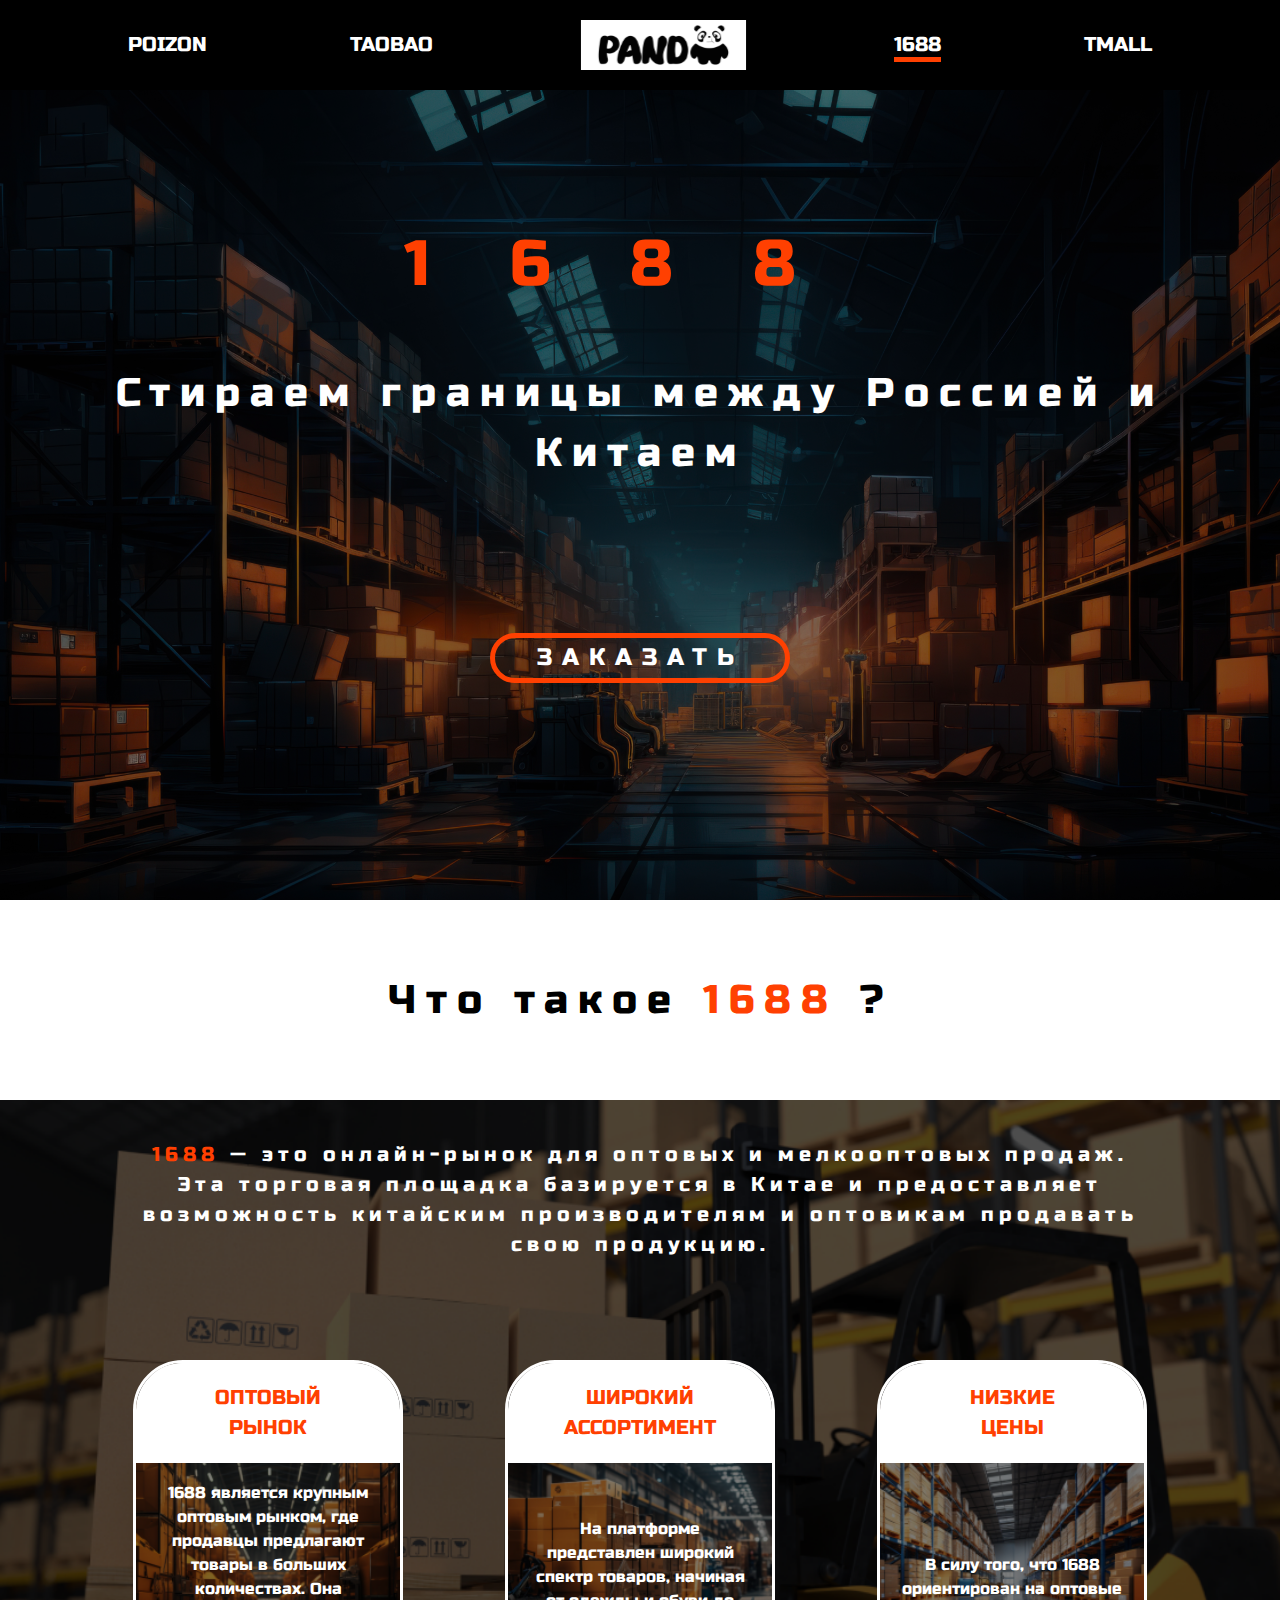
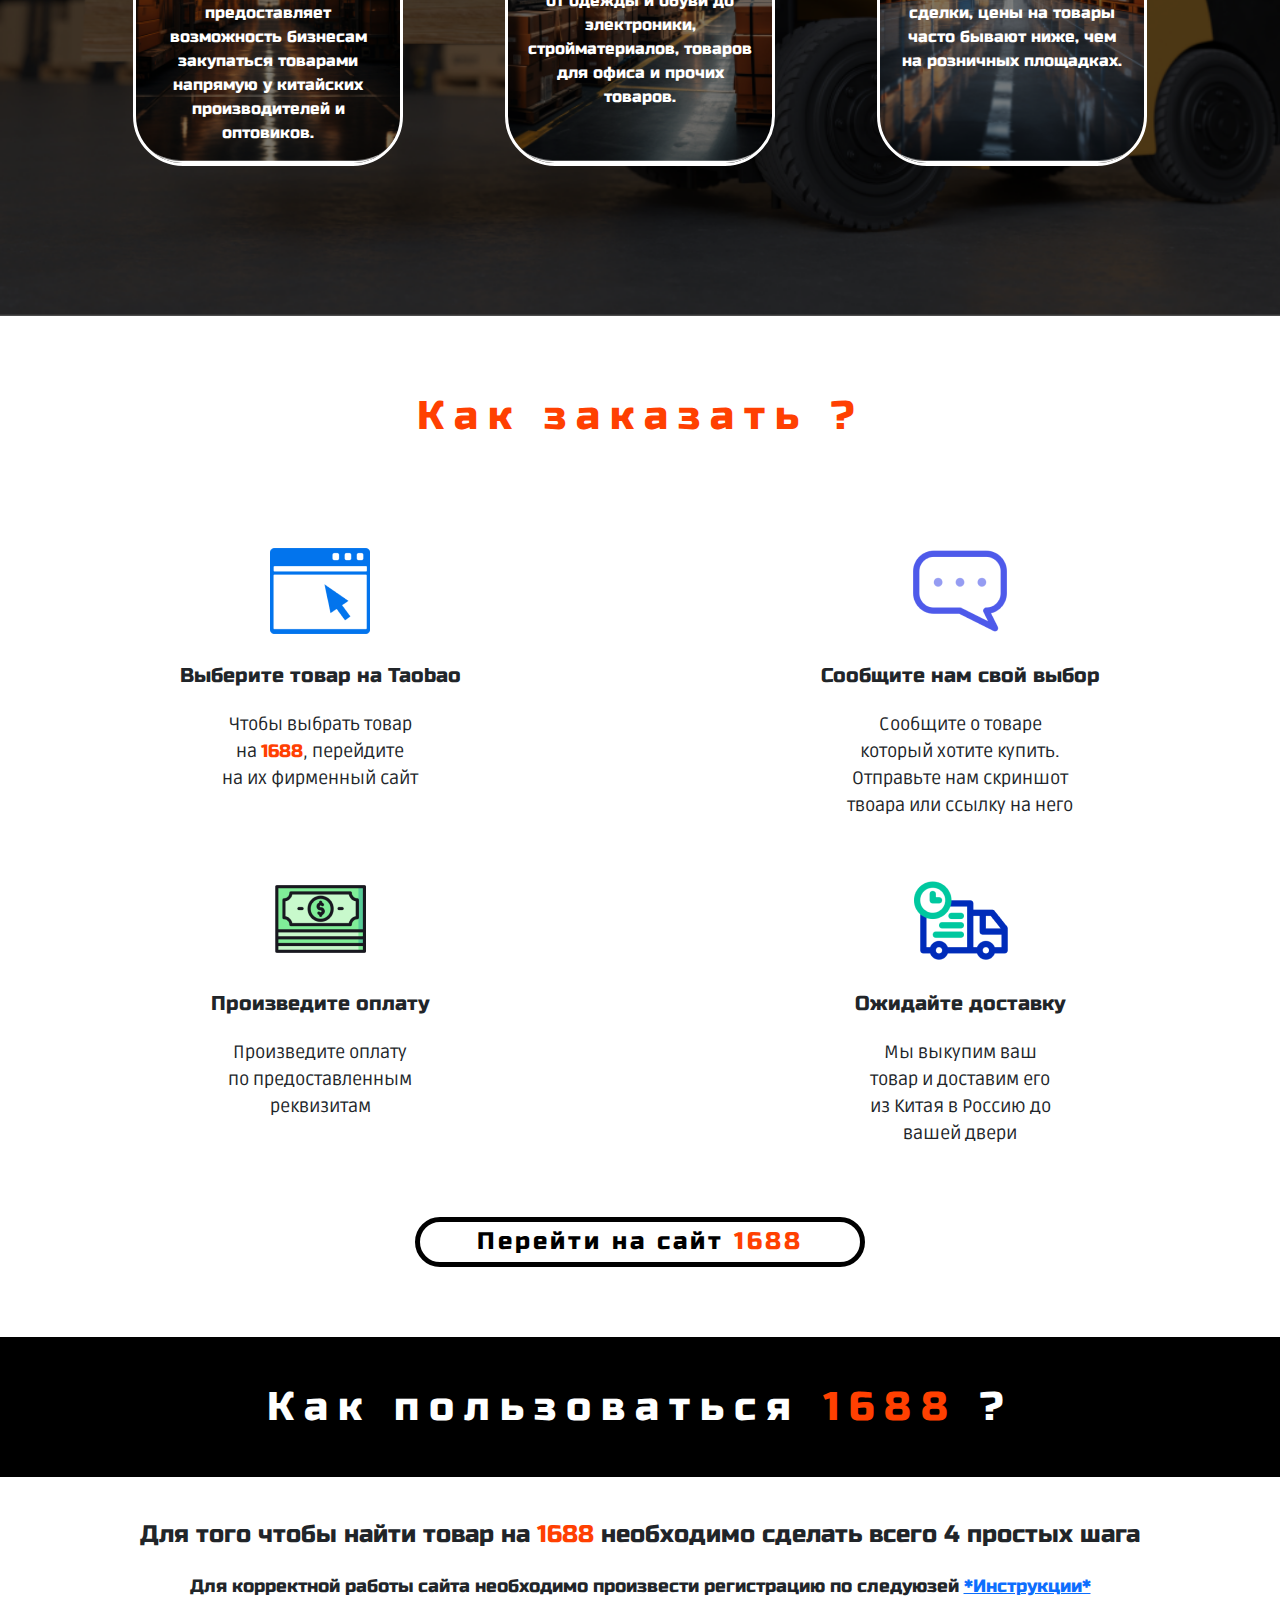
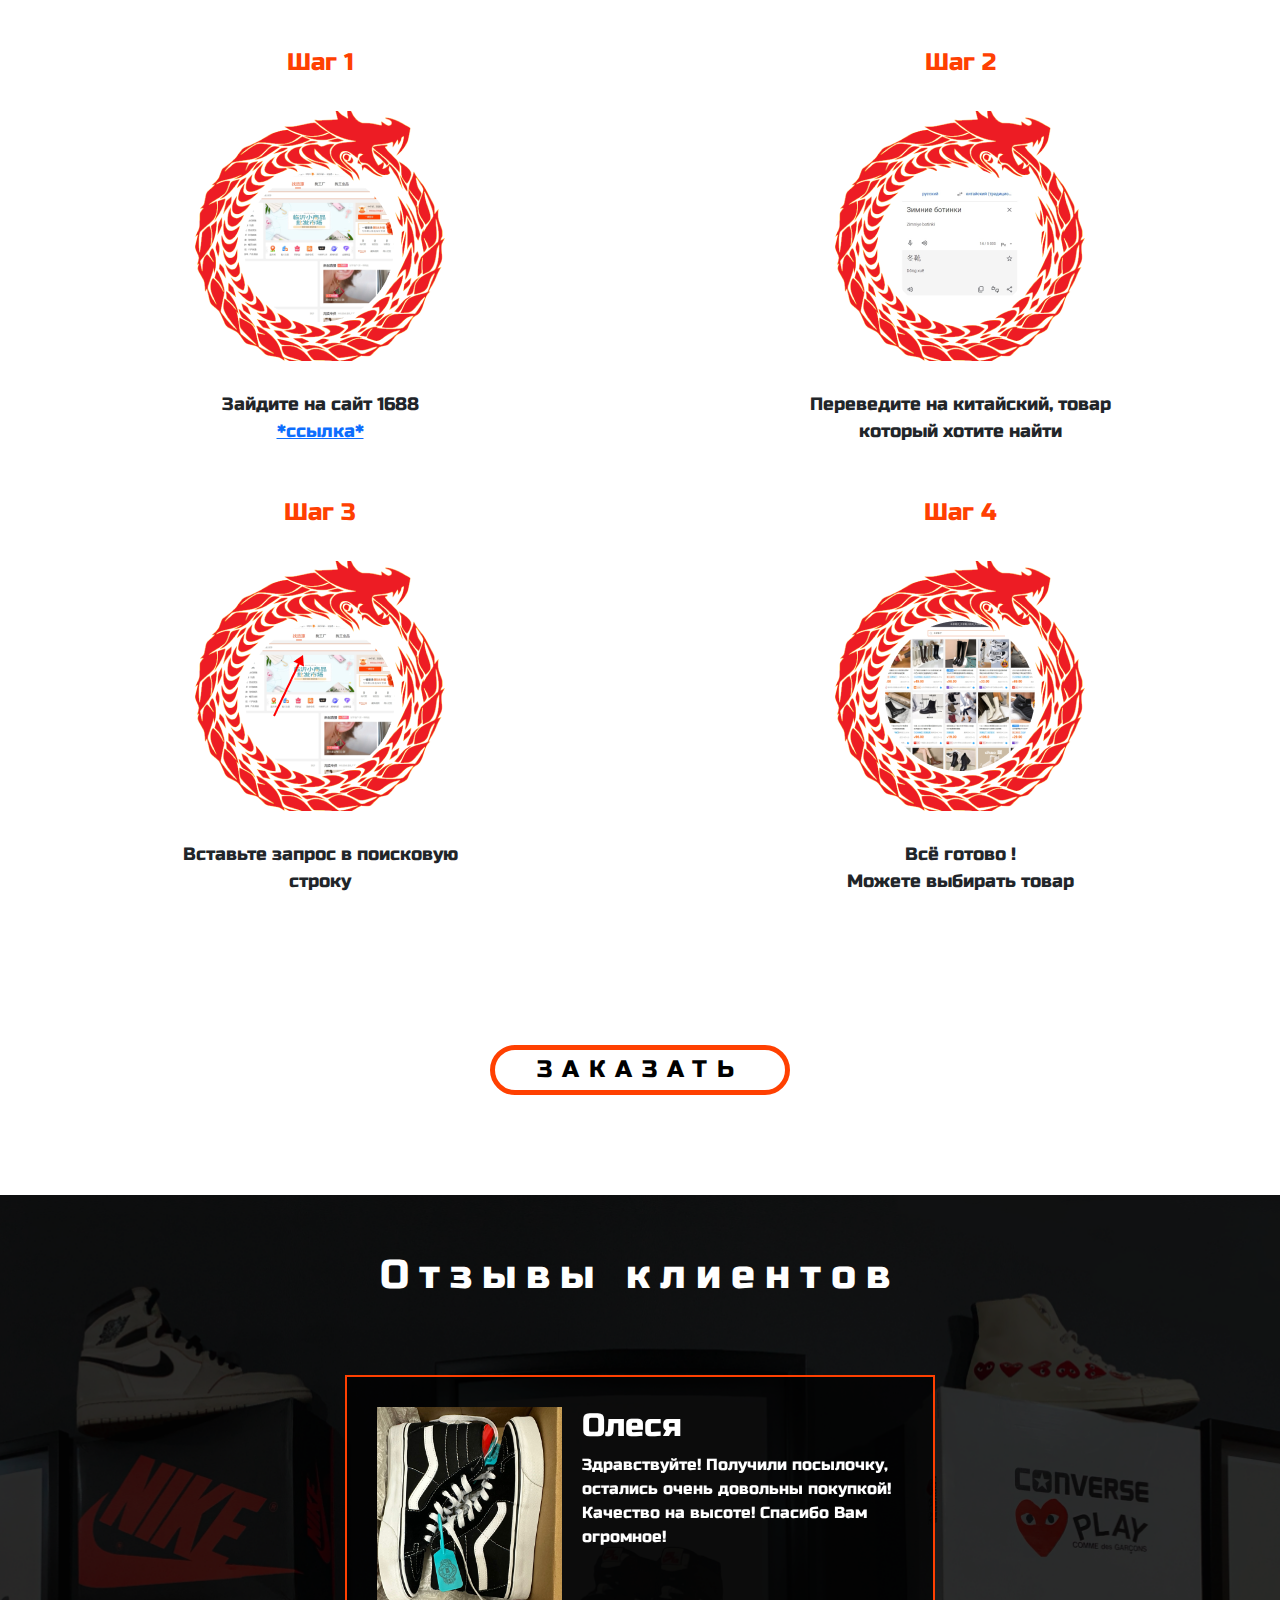
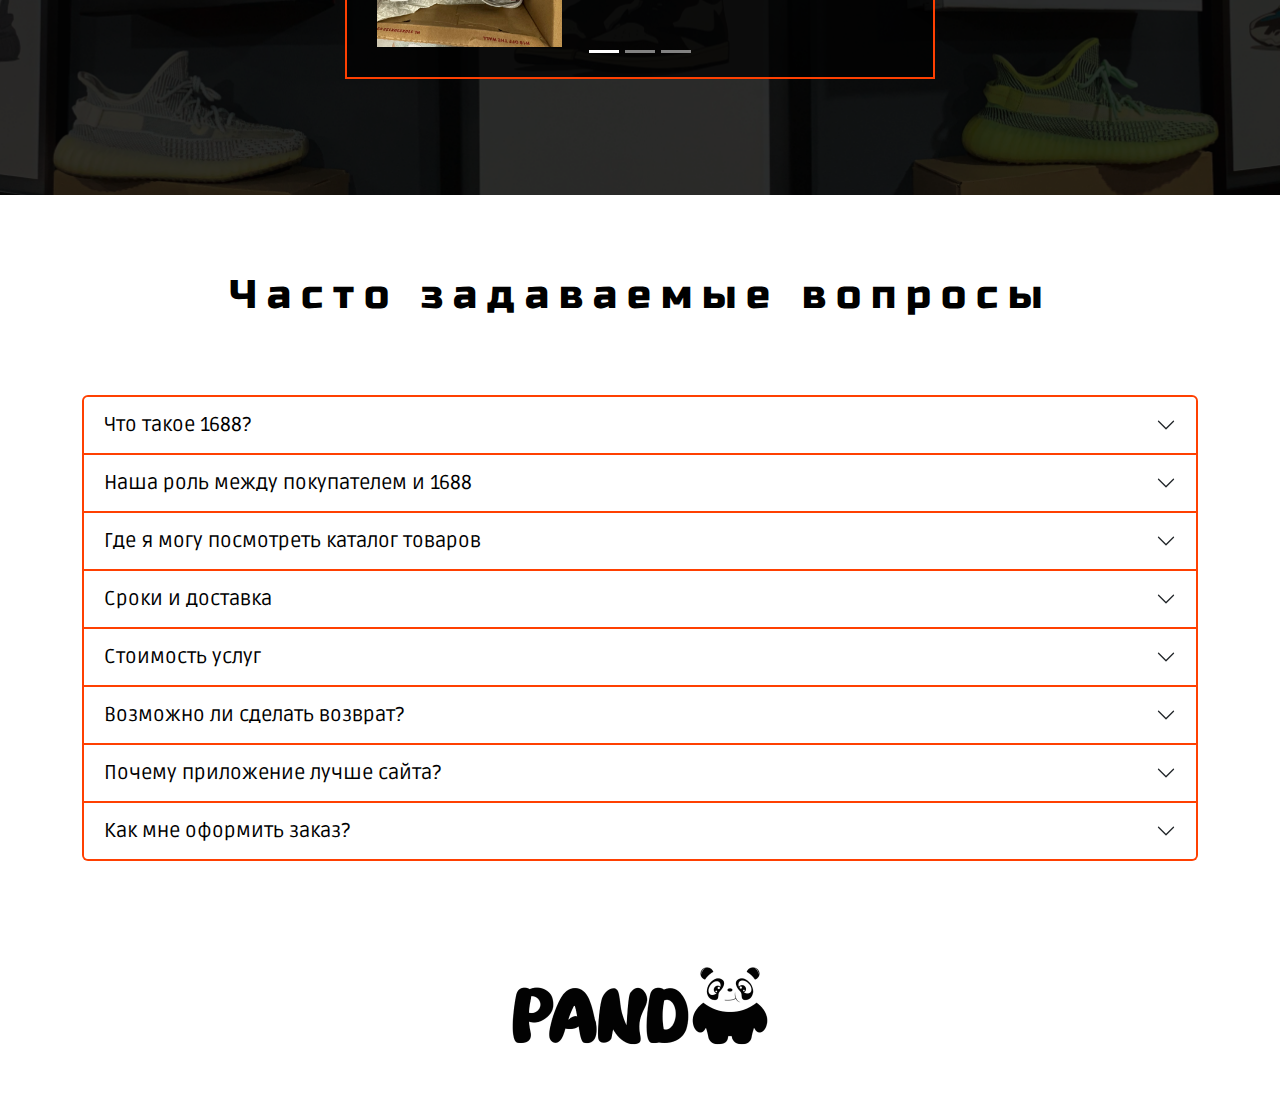
<file: 1688.html>
<!DOCTYPE html>
<html lang="en">
<head>
    <meta charset="UTF-8">
    <meta name="viewport" content="width=device-width, initial-scale=1.0">

    <link rel="preconnect" href="https://fonts.googleapis.com">
    <link rel="preconnect" href="https://fonts.gstatic.com" crossorigin>
    <link href="https://fonts.googleapis.com/css2?family=Ruda&family=Russo+One&display=swap" rel="stylesheet">

    <link rel="stylesheet" href="css/bootstrap.min.css">
    <link rel="stylesheet" href="css/style.css">
    <link rel="stylesheet" href="css/modal.css">

    <link rel="stylesheet" href="css/1688/1688-main.css">
    <link rel="stylesheet" href="css/1688/1688-information.css">
    <link rel="stylesheet" href="css/taobao/taobao-order.css">
    <link rel="stylesheet" href="css/1688/1688-instructions.css">
    <link rel="stylesheet" href="css/1688/1688-reviews.css">
    <link rel="stylesheet" href="css/1688/1688-accordion.css">

    <link rel="stylesheet" href="css/1688/1688-main.css">

    <link rel="stylesheet" href="css/footer.css">
    <link rel="stylesheet" href="css/nav.css">
    <title>PANDA</title>
</head>
<body>
    <div class="taobao-main">
        <div class="taobao-main-content">
            <nav class="navbar navbar-expand-lg nav-phone">
                <div class="container-fluid">
                    <img src="img/logo.svg" alt="Bootstrap" width="175" height="50">
                  <button class="navbar-toggler" type="button" data-bs-toggle="collapse" data-bs-target="#navbarNavAltMarkup" aria-controls="navbarNavAltMarkup" aria-expanded="false" aria-label="Переключатель навигации">
                    <span class="navbar-toggler-icon"></span>
                  </button>
                  <div class="collapse navbar-collapse" id="navbarNavAltMarkup">
                    <div class="navbar-nav">
                      <a class="nav-link" href="index.html">POIZON</a>
                      <a class="nav-link" href="taobao.html">TAOBAO</a>
                      <a class="nav-link" href="#">1688</a>
                      <a class="nav-link" href="tmall.html">TMALL</a>
                    </div>
                  </div>
                </div>
            </nav>

            <nav class="nav-main-container">
                <div class="nav-main">
                    <a class="nav-link-main" href="index.html"><span class="poizon">POIZON</span></a>
                    <a class="nav-link-main" href="taobao.html"><span class="taobao">TAOBAO</span></a>
                    <a href=""><img class="logo-main" src="img/logo.svg" alt="Bootstrap" width="175" height="50"></a>
                    <a class="nav-link-main" href="#"><span class="oneThousandSixHundredSixtyEight active-link-1688">1688</span></a>
                    <a class="nav-link-main" href="tmall.html"><span class="tmall">TMALL</span></a>
                </div>
            </nav>
            
            <!-- Модальное окно -->
            <div class="modal fade" id="exampleModal" tabindex="-1" aria-labelledby="exampleModalLabel" aria-hidden="true">
                <div class="modal-dialog">
                    <div class="modal-content">
                        <div class="modal-header">
                            <h5 class="modal-title" id="exampleModalLabel">ЗАКАЗ</h5>
                            <button type="button" class="btn-close" data-bs-dismiss="modal" aria-label="Закрыть"></button>
                        </div>
                        <div class="modal-body">
                            Для того чтобы оформить заказ, пришлите нам ссылку на товар, скриншот товара и необходимый размер для того, чтобы мы могли рассчитать стоимость. <br><br>
                            Если у вас есть какие-то вопросы, напишите нам в любом мессенджере. Мы с радостью ответим на все ваши вопросы и поможем вам в выборе.
                        </div>
                        <div class="modal-footer">
                            <div class="container-fluid">
                                <div class="row">
                                    <div class="col-3 text-center modalImgLogo">
                                        <a href="https://wa.me/79242622510" target="_blank"><img src="img/poizon/whatsappLogo.png" alt=""></a>
                                    </div>
                                    <div class="col-3 text-center modalImgLogo">
                                        <a href="https://t.me/Raffae11o" target="_blank"><img src="img/poizon/telegramLogo.png" alt=""></a>
                                    </div>
                                    <div class="col-3 text-center modalImgLogo">
                                        <a href="https://ok.ru/profile/566206001737" target="_blank"><img src="img/poizon/okLogo.png" alt=""></a>
                                    </div>
                                    <div class="col-3 text-center modalImgLogo">
                                        <a href="https://vk.com/69ikers" target="_blank"><img src="img/poizon/vkLogo.png" alt=""></a>
                                    </div>
                                </div>
                            </div>
                        </div>
                    </div>
                </div>
            </div>
            <!-- Модальное окно -->

            <div class="mainBg">
                <img src="img/1688/mainBg.png" alt="">
            </div>
            <div class="tmc">
                <div class="name-page">1688</div>
                <div class="tagline">Стираем границы между Россией и Китаем</div>
                <div class="button-order">
                    <button class="" data-bs-toggle="modal" data-bs-target="#exampleModal">ЗАКАЗАТЬ</button>
                </div>
            </div>
        </div>
    </div>

    <div class="container-fluid taobaoInformation">

        <div class="taobaoQuestion">Что такое <span class="color1688">1688</span> ?</div>

        <div class="container-fluid">
            <div class="questionBg">
                <img src="img/1688/1688QuestionBg.png" alt="">
            </div>

            <div class="taobao-answer"><span class="color1688">1688</span> — это онлайн-рынок для оптовых и мелкооптовых продаж. Эта торговая площадка базируется в Китае и предоставляет возможность китайским производителям и оптовикам продавать свою продукцию.
            </div>

            <div class="container cards">
                <div class="row">
                    <div class="card1 col-12 col-lg-4 d-flex align-items-center justify-content-center">
                        <div class="cardQuestion">
                            <div class="cardBg">
                                <img src="img/1688/card1Bg.png" alt="">
                            </div>
    
                            <div class="cardInfo">
                                <div class="cardName text-center color1688">ОПТОВЫЙ<br>РЫНОК</div>
                                <div class="cardText text-center d-flex align-items-center"> 1688 является крупным оптовым рынком, где продавцы предлагают товары в больших количествах. Она предоставляет возможность бизнесам закупаться товарами напрямую у китайских производителей и оптовиков.</div>
                            </div>
                            
                        </div>
                    </div>
    
                    <div class="card2 col-12 col-lg-4 d-flex align-items-center justify-content-center">
                        <div class="cardQuestion">
                            <div class="cardBg">
                                <img src="img/1688/card2Bg.png" alt="">
                            </div>
                            
                            <div class="cardInfo">
                                <div class="cardName text-center color1688">ШИРОКИЙ<br>АССОРТИМЕНТ</div>
                                <div class="cardText text-center d-flex align-items-center"> На платформе представлен широкий спектр товаров, начиная от одежды и обуви до электроники, стройматериалов, товаров для офиса и прочих товаров.</div>
                            </div>
                            
                        </div>
                    </div>
    
                    <div class="col-12 col-lg-4 d-flex align-items-center justify-content-center">
                        <div class="cardQuestion">
                            <div class="cardBg">
                                <img src="img/1688/card3Bg.png" alt="">
                            </div>
                            
                            <div class="cardInfo">
                                <div class="cardName text-center color1688">НИЗКИЕ<br>ЦЕНЫ</div>
                                <div class="cardText text-center d-flex align-items-center">В силу того, что 1688 ориентирован на оптовые сделки, цены на товары часто бывают ниже, чем на розничных площадках.</div>
                            </div>
                            
                        </div>
                    </div>
                </div>
            </div>
        </div>

    </div>

    <div class="container-fluid howToOrder">
        <div class="poizon-question questionHowToOrder color1688">Как заказать ?</div>
        <div class="row steps text-center">
            <div class="col-12 col-md-6 col-xxl-3 step">
                <div class="container text-center">
                    <div class="row">
                        <div class="col-12">
                            <img src="img/taobao/orderPage.png" alt="" class="img-fluid">
                        </div>
                        <div class="col-12 orderTitle">
                            Выберите товар на Taobao
                        </div>
                        <div class="col-12 orderText orderTextXxl">
                            Чтобы выбрать товар<br> на <span class="color1688">1688</span>, перейдите<br> на их фирменный сайт
                        </div>
                        <div class="col-12 orderText orderTextMd">
                            Чтобы выбрать товар<br> на <span class="color1688">1688</span>, перейдите<br> на их фирменный сайт
                        </div>
                    </div>
                </div>
            </div>
            <div class="col-12 col-md-6 col-xxl-3 step">
                <div class="container text-center">
                    <div class="row">
                        <div class="col-12">
                            <img src="img/poizon/orderMessage.png" alt="" class="img-fluid">
                        </div>
                        <div class="col-12 orderTitle">
                            Сообщите нам свой выбор
                        </div>
                        <div class="col-12 orderText orderTextXxl">
                            Сообщите о товаре который хотите купить. Отправьте нам скриншот товара или ссылку на него
                        </div>
                        <div class="col-12 orderText orderTextMd">
                            Сообщите о товаре<br> который хотите купить.<br> Отправьте нам скриншот<br> твоара или ссылку на него
                        </div>
                    </div>
                </div>
            </div>
            <div class="col-12 col-md-6 col-xxl-3 step">
                <div class="container text-center">
                    <div class="row">
                        <div class="col-12">
                            <img src="img/poizon/orderMoney.png" alt="" class="img-fluid">
                        </div>
                        <div class="col-12 orderTitle">
                            Произведите оплату
                        </div>
                        <div class="col-12 orderText orderTextXxl">
                            Произведите оплату по предоставленным реквизитам
                        </div>
                        <div class="col-12 orderText orderTextMd">
                            Произведите оплату<br> по предоставленным<br> реквизитам
                        </div>
                    </div>
                </div>
            </div>
            <div class="col-12 col-md-6 col-xxl-3 step">
                <div class="container text-center">
                    <div class="row">
                        <div class="col-12">
                            <img src="img/poizon/orderDelivery.png" alt="" class="img-fluid">
                        </div>
                        <div class="col-12 orderTitle">
                            Ожидайте доставку
                        </div>
                        <div class="col-12 orderText orderTextXxl">
                            Мы выкупим ваш товар и доставим его из Китая в Россию до вашей двери
                        </div>
                        <div class="col-12 orderText orderTextMd">
                            Мы выкупим ваш<br> товар и доставим его<br> из Китая в Россию до<br> вашей двери
                        </div>
                    </div>
                </div>
            </div>
        </div>
        <div class="button-order-black buttonMarginBox">
            <a href="https://www.1688.com/" target="_blank"><button class="downloadBtn">Перейти на сайт <span class="color1688">1688</span></button></a>
        </div>
    </div>

    <div class="instructions">
        <div class="instructionsHead text-center">Как пользоваться <span class="color1688">1688</span> ?</div>

        <div class="instructionsText1 text-center">Для того чтобы найти товар на <span class="color1688">1688</span> необходимо сделать всего 4 простых шага</div>

        <div class="instructionsText2 text-center">Для корректной работы сайта необходимо произвести регистрацию по следуюзей <span><a href="instructions.html">*Инструкции*</a></span></div>

        <div class="row steps">
            <div class="col-12 col-md-6 col-xxl-3 stepMargin">
                <div class="stepNumber text-center"><span class="color1688">Шаг 1</span></div>
                <div class="text-center">
                    <img src="./img/1688/stepOne.png" alt="">
                </div>
                <div class="stepText text-center">
                    Зайдите на сайт 1688<br><a href="https://www.1688.com/" target="_blank">*ссылка*</a>
                </div>
            </div>
            <div class="col-12 col-md-6 col-xxl-3 stepMargin">
                <div class="stepNumber text-center"><span class="color1688">Шаг 2</span></div>
                <div class="text-center">
                    <img src="./img/1688/stepTwo.png" alt="">
                </div>
                <div class="stepText text-center">
                    Переведите на китайский, товар<br>который хотите найти
                </div>
            </div>
            <div class="col-12 col-md-6 col-xxl-3 stepMargin">
                <div class="stepNumber text-center"><span class="color1688">Шаг 3</span></div>
                <div class="text-center">
                    <img src="./img/1688/stepThree.png" alt="">
                </div>
                <div class="stepText text-center">
                    Вставьте запрос в поисковую<br>строку
                </div>
            </div>
            <div class="col-12 col-md-6 col-xxl-3 stepMargin">
                <div class="stepNumber text-center"><span class="color1688">Шаг 4</span></div>
                <div class="text-center">
                    <img src="./img/1688/stepFour.png" alt="">
                </div>
                <div class="stepText text-center">
                    Всё готово !<br>Можете выбирать товар
                </div>
            </div>
        </div>

        <div class="buttonOrder">
            <button class="" data-bs-toggle="modal" data-bs-target="#exampleModal"><span style="color:black;">ЗАКАЗАТЬ</span></button>
        </div>
    </div>

    <div class="container-fluid reviews">
        <div class="reviewsContainer">
            <div class="reviewsBg">
                <img src="img/poizon/reviewsBg.png" alt="">
            </div>
            <div class="row reviewsHead">
                <div class="col-12">
                    <div class="text-center">Отзывы клиентов</div>
                </div>
            </div>
            <div id="carouselExampleSlidesOnly" class="carousel slide poizonReviewCarousel" data-bs-ride="carousel">
                <div class="carousel-indicators">
                    <button type="button" data-bs-target="#carouselExampleSlidesOnly" data-bs-slide-to="0" class="active" aria-current="true" aria-label="Slide 1"></button>
                    <button type="button" data-bs-target="#carouselExampleSlidesOnly" data-bs-slide-to="1" aria-label="Slide 2"></button>
                    <button type="button" data-bs-target="#carouselExampleSlidesOnly" data-bs-slide-to="2" aria-label="Slide 3"></button>
                </div>
                <div class="carousel-inner poizonInner">
                    <div class="carousel-item pozionRC">
                        <div class="reviewContent">
                            <div class="reviewImg">
                                <img src="img/poizon/review3.jpg" alt="">
                            </div>
                            <div class="reviewText">
                                <h2>Kristina</h2>
                                <p>Здравствуйте! Спасибо большое за наш заказ! Кроссовки очень понравились ребенку. Удобные, легкие и очень классно смотрятся на ноге! Очень надежно упаковано. Были приятно удивлены скорости доставки!</p>
                            </div>
                        </div>
                    </div>
                    <div class="carousel-item pozionRC active">
                        <div class="reviewContent">
                            <div class="reviewImg">
                                <img src="img/poizon/review1.jpg" alt="">
                            </div>
                            <div class="reviewText">
                                <h2>Олеся</h2>
                                <p>Здравствуйте! Получили посылочку, остались очень довольны покупкой! Качество на высоте! Спасибо Вам огромное!</p>
                            </div>
                        </div>
                    </div>
                    <div class="carousel-item pozionRC">
                        <div class="reviewContent">
                            <div class="reviewImg">
                                <img src="img/poizon/review2.jpg" alt="">
                            </div>
                            <div class="reviewText">
                                <h2>Kristina</h2>
                                <p>Добрый день, получили свои заказы, спасибо вам огромное за скорость, всё подошло, чему очень рада!</p>
                            </div>
                        </div>
                    </div>
                </div>
            </div>
        </div>
    </div>

    <div class="container-fluid poizonAccordion">
        <div class="text-center questionAcc">Часто задаваемые вопросы</div>

        <div class="container">
            <div class="accordion" id="accordionExample">
                <div class="accordion-item">
                  <h2 class="accordion-header">
                    <button class="accordion-button collapsed" type="button" data-bs-toggle="collapse" data-bs-target="#collapseOne" aria-expanded="true" aria-controls="collapseOne">
                        Что такое 1688?
                    </button>
                  </h2>
                  <div id="collapseOne" class="accordion-collapse collapse" data-bs-parent="#accordionExample">
                    <div class="accordion-body">
                        1688 - это китайский интернет-рынок, на котором предприятия могут продавать оптовые товары. Площадка 1688 принадлежит компании Alibaba Group и предназначена для внутреннего китайского рынка. Здесь производители, посредники и оптовики могут покупать и продавать товары оптом.
                    </div>
                  </div>
                </div>
                <div class="accordion-item">
                  <h2 class="accordion-header">
                    <button class="accordion-button collapsed" type="button" data-bs-toggle="collapse" data-bs-target="#collapseTwo" aria-expanded="false" aria-controls="collapseTwo">
                        Наша роль между покупателем и 1688
                    </button>
                  </h2>
                  <div id="collapseTwo" class="accordion-collapse collapse" data-bs-parent="#accordionExample">
                    <div class="accordion-body">
                        Маркетплейс не принимает распространенные методы оплаты для жителей России и не осуществляет доставку в страну. Мы действуем в качестве промежуточного звена: у нас имеется собственный склад в Китае, куда мы заказываем товары. После этого мы доставляем товары из Китая в Россию.
                    </div>
                  </div>
                </div>
                <div class="accordion-item">
                    <h2 class="accordion-header">
                      <button class="accordion-button collapsed" type="button" data-bs-toggle="collapse" data-bs-target="#collapseThree" aria-expanded="false" aria-controls="collapseThree">
                        Где я могу посмотреть каталог товаров
                      </button>
                    </h2>
                    <div id="collapseThree" class="accordion-collapse collapse" data-bs-parent="#accordionExample">
                      <div class="accordion-body">                  
                        Вы можете просматривать и выбирать товары в приложении или на <a href="https://world.taobao.com/" target="_blank">сайте</a> Taobao. Для этого необходимо скачать и установить приложение либо зайти на сайт. В приложении и на сайте вы найдете все, что захотите.
                      </div>
                    </div>
                </div>
                <div class="accordion-item">
                    <h2 class="accordion-header">
                      <button class="accordion-button collapsed" type="button" data-bs-toggle="collapse" data-bs-target="#collapseFour" aria-expanded="false" aria-controls="collapseFour">
                        Сроки и доставка
                      </button>
                    </h2>
                    <div id="collapseFour" class="accordion-collapse collapse" data-bs-parent="#accordionExample">
                      <div class="accordion-body">
                        Доставка занимает от 14 до 21 дней.
                      </div>
                    </div>
                </div>
                <div class="accordion-item">
                    <h2 class="accordion-header">
                      <button class="accordion-button collapsed" type="button" data-bs-toggle="collapse" data-bs-target="#collapseFive" aria-expanded="false" aria-controls="collapseFive">
                        Стоимость услуг
                      </button>
                    </h2>
                    <div id="collapseFive" class="accordion-collapse collapse" data-bs-parent="#accordionExample">
                      <div class="accordion-body">
                        <strong>Это тело аккордеона второго элемента.</strong> По умолчанию он скрыт, пока плагин свертывания не добавит соответствующие классы, которые мы используем для стилизации каждого элемента. Эти классы управляют общим внешним видом, а также отображением и скрытием с помощью переходов CSS. Вы можете изменить все это с помощью собственного CSS или переопределить наши переменные по умолчанию. Также стоит отметить, что практически любой HTML может быть помещен в <code>.accordion-body</code>, хотя переход ограничивает переполнение.
                      </div>
                    </div>
                </div>
                <div class="accordion-item">
                    <h2 class="accordion-header">
                      <button class="accordion-button collapsed" type="button" data-bs-toggle="collapse" data-bs-target="#collapseSix" aria-expanded="false" aria-controls="collapseSix">
                        Возможно ли сделать возврат?
                      </button>
                    </h2>
                    <div id="collapseSix" class="accordion-collapse collapse" data-bs-parent="#accordionExample">
                      <div class="accordion-body">
                        К сожалению, у нас нет возможности принимать возвраты. Условия возврата на TAOBAO ограничены всего 5 днями. Соответственно, когда товар приходит в Россию 5 дней уже истекают.
                      </div>
                    </div>
                </div>
                <div class="accordion-item">
                    <h2 class="accordion-header">
                      <button class="accordion-button collapsed" type="button" data-bs-toggle="collapse" data-bs-target="#collapseSeven" aria-expanded="false" aria-controls="collapseSeven">
                        Почему приложение лучше сайта?
                      </button>
                    </h2>
                    <div id="collapseSeven" class="accordion-collapse collapse" data-bs-parent="#accordionExample">
                      <div class="accordion-body">
                        Вы можете просматривать и выбирать товары в приложении POIZON. Для этого необходимо скачать и установить приложение, а затем пройти процесс верификации. В приложении вы найдете все популярные новинки и коллекции в области люксовых товаров, которые будут доступны для покупки по более привлекательным ценам, чем в местных магазинах.
                      </div>
                    </div>
                </div>
                <div class="accordion-item">
                    <h2 class="accordion-header">
                      <button class="accordion-button collapsed" type="button" data-bs-toggle="collapse" data-bs-target="#collapseEight" aria-expanded="false" aria-controls="collapseEight">
                        Как мне оформить заказ?
                      </button>
                    </h2>
                    <div id="collapseEight" class="accordion-collapse collapse" data-bs-parent="#accordionExample">
                      <div class="accordion-body">
                        Для того чтобы оформить заказ пришлите нам ссылку на товар, скриншот товара и необходимый размер для того, чтобы мы могли рассчитать стоимость.
                      </div>
                    </div>
                </div>
            </div>
        </div>
    </div>

    <footer class="text-center">
        <img src="img/poizon/footerLogo.png" class="img-fluid" alt="">
    </footer>

    <script src="js/bootstrap.bundle.min.js"></script>
    <script src="js/poiozonButton.js"></script>
    <script type="text/javascript" src="https://spikmi.org/Widget?Id=20134"></script>
</body>
</html>
</file>
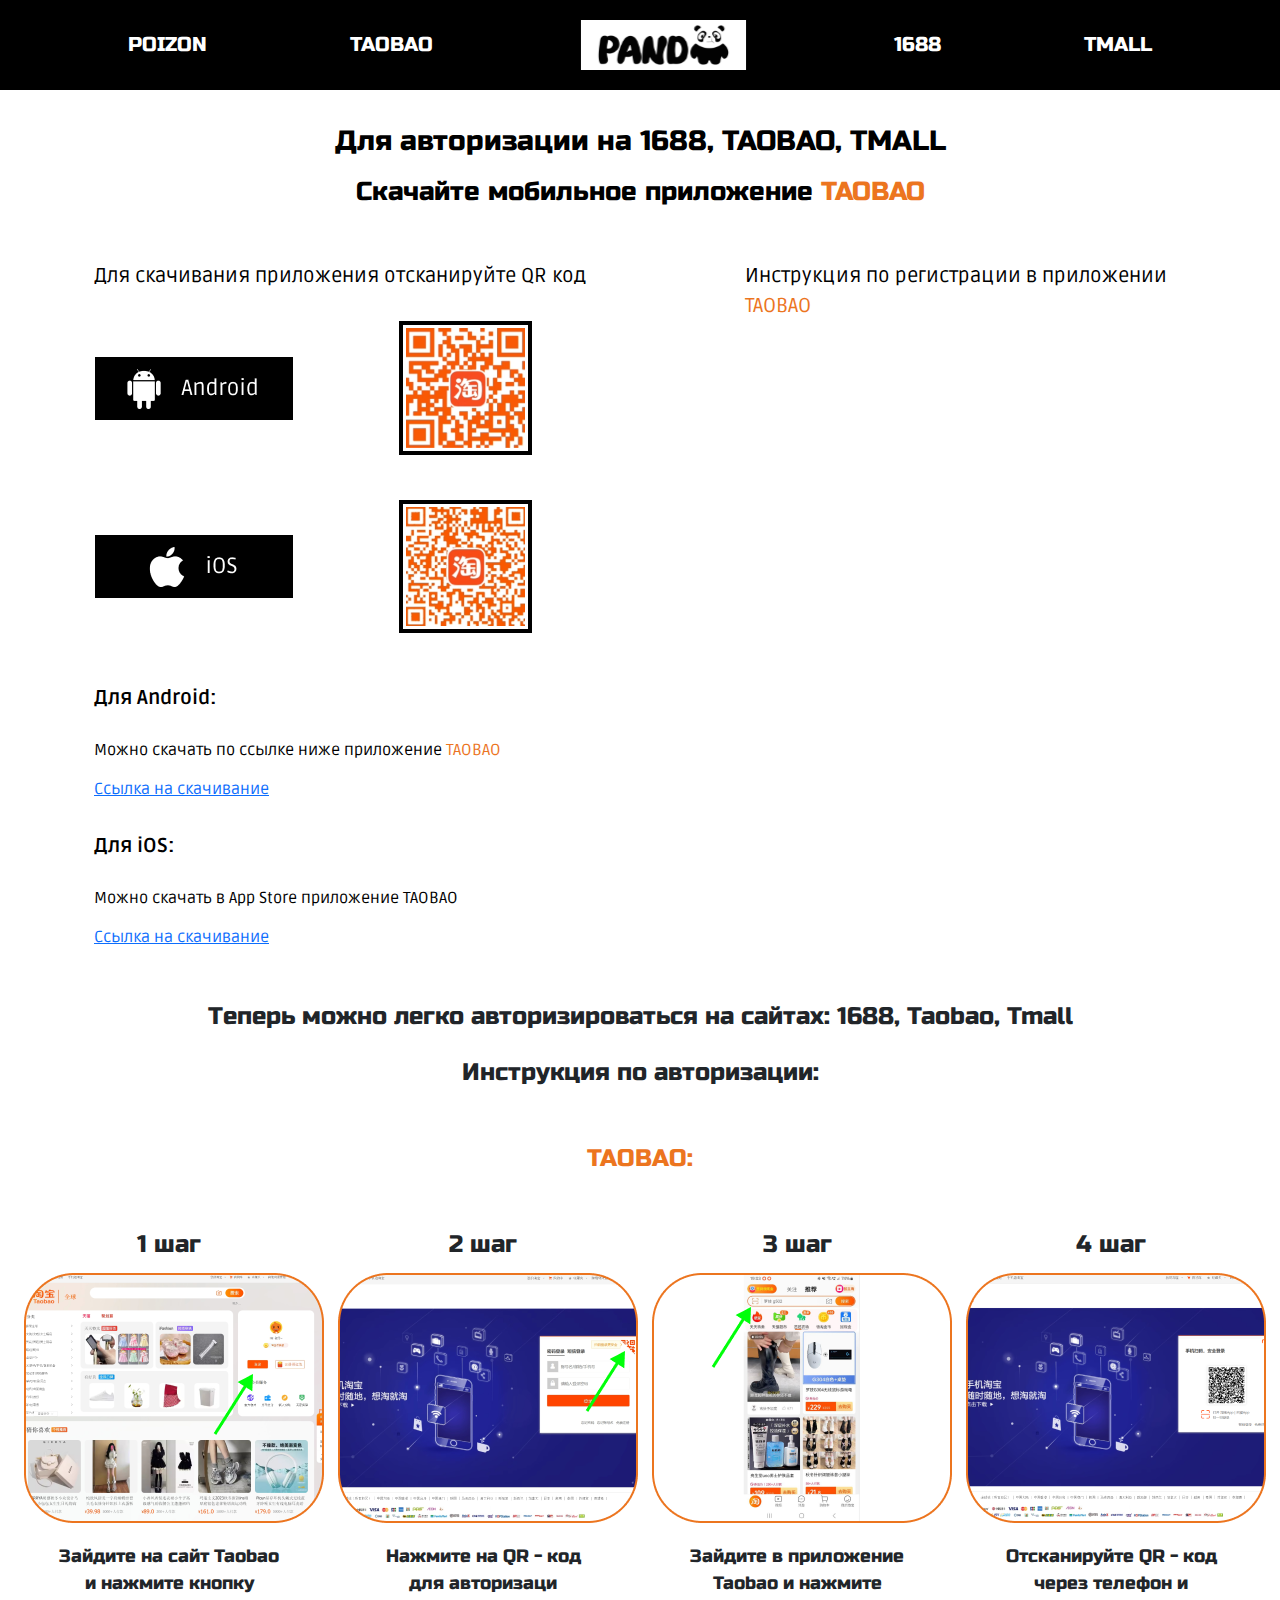
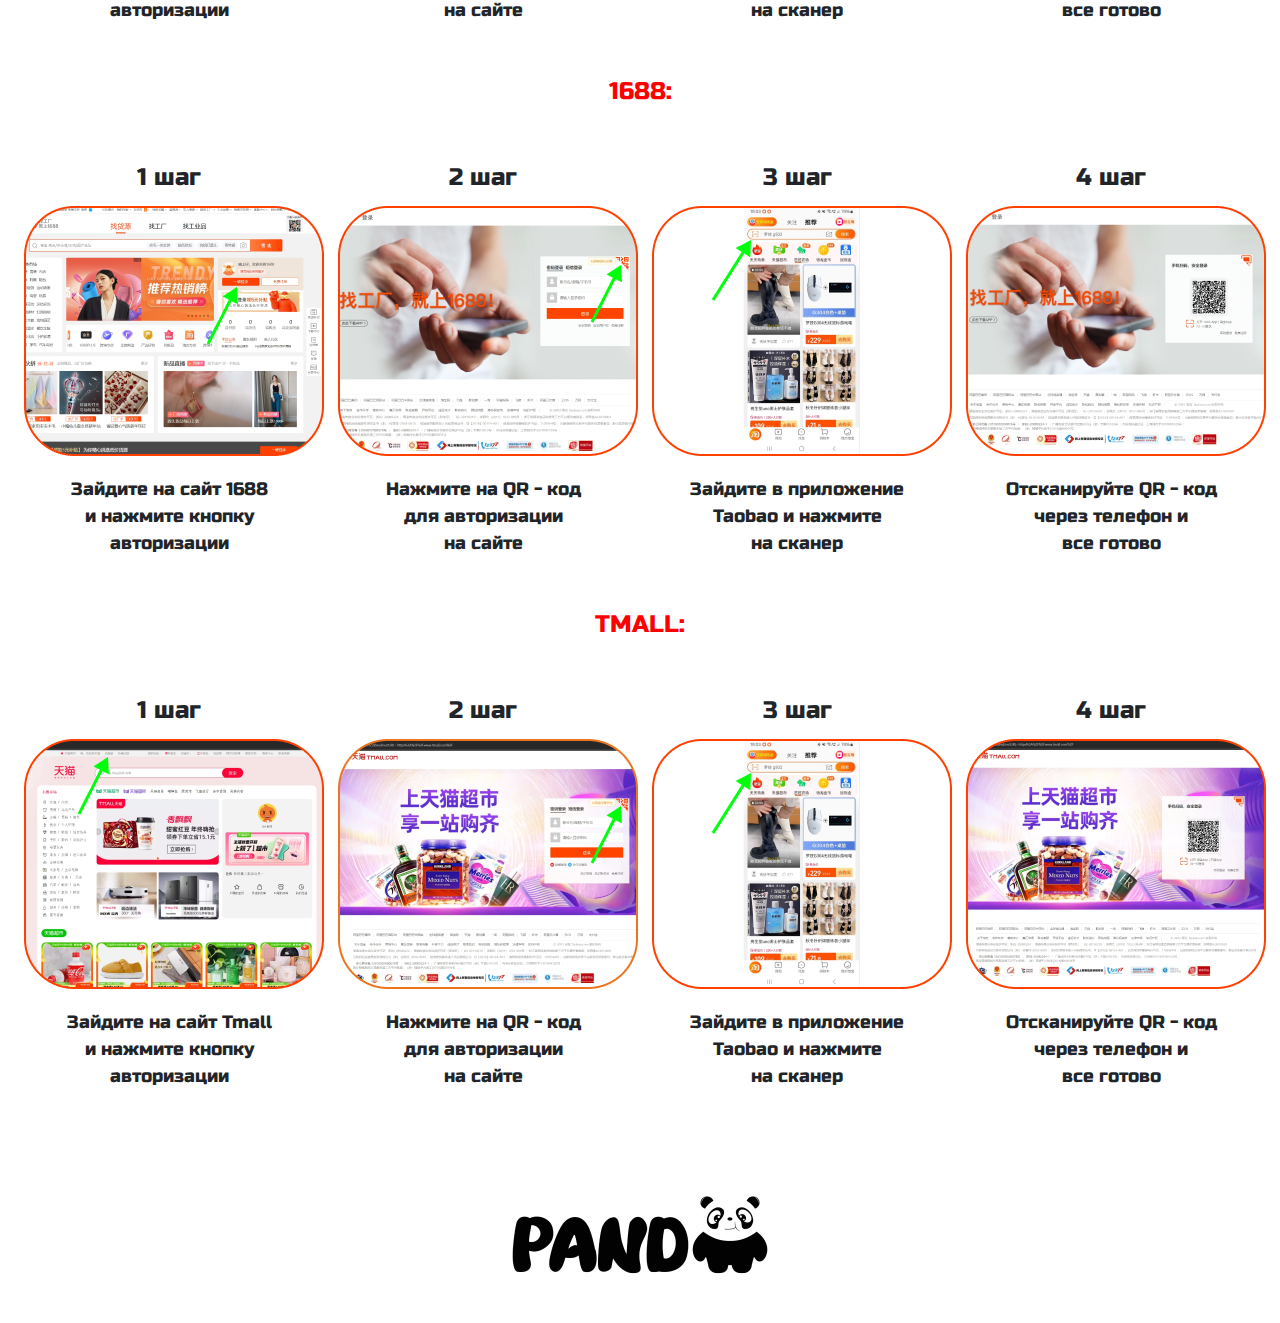
<file: instructions.html>
<!DOCTYPE html>
<html lang="en">
<head>
    <meta charset="UTF-8">
    <meta name="viewport" content="width=device-width, initial-scale=1.0">

    <link rel="preconnect" href="https://fonts.googleapis.com">
    <link rel="preconnect" href="https://fonts.gstatic.com" crossorigin>
    <link href="https://fonts.googleapis.com/css2?family=Ruda&family=Russo+One&display=swap" rel="stylesheet">

    <link rel="stylesheet" href="css/bootstrap.min.css">
    <link rel="stylesheet" href="css/style.css">
    <link rel="stylesheet" href="css/modal.css">

    <link rel="stylesheet" href="css/instruction/instructions.css">
    <link rel="stylesheet" href="css/instruction/instructions-mobile.css">
    <link rel="stylesheet" href="css/instruction/instructions-cards.css">

    <link rel="stylesheet" href="css/footer.css">
    <link rel="stylesheet" href="css/nav.css">

    <title>PANDA</title>
</head>
<body>
    <div class="instructionsContainer">
        <nav class="navbar navbar-expand-lg nav-phone">
                <div class="container-fluid">
                    <img src="img/logo.svg" alt="Bootstrap" width="175" height="50">
                  <button class="navbar-toggler" type="button" data-bs-toggle="collapse" data-bs-target="#navbarNavAltMarkup" aria-controls="navbarNavAltMarkup" aria-expanded="false" aria-label="Переключатель навигации">
                    <span class="navbar-toggler-icon"></span>
                  </button>
                  <div class="collapse navbar-collapse" id="navbarNavAltMarkup">
                    <div class="navbar-nav">
                      <a class="nav-link" href="#">POIZON</a>
                      <a class="nav-link" href="taobao.html">TAOBAO</a>
                      <a class="nav-link" href="1688.html">1688</a>
                      <a class="nav-link" href="tmall.html">TMALL</a>
                    </div>
                  </div>
                </div>
        </nav>

        <nav class="nav-main-container">
                <div class="nav-main">
                    <a class="nav-link-main" href="#"><span class="poizon active-link-poizon">POIZON</span></a>
                    <a class="nav-link-main" href="taobao.html"><span class="taobao">TAOBAO</span></a>
                    <a href=""><img class="logo-main" src="img/logo.svg" alt="Bootstrap" width="175" height="50"></a>
                    <a class="nav-link-main" href="1688.html"><span class="oneThousandSixHundredSixtyEight">1688</span></a>
                    <a class="nav-link-main" href="tmall.html"><span class="tmall">TMALL</span></a>
                </div>
        </nav>

        <div class="container text-center instructionsHead1">Для авторизации на 1688, TAOBAO,  TMALL</div>
        <div class="container text-center instructionsHead2">Скачайте мобильное приложение <span class="colorTaobao">TAOBAO</span></div>

        <div class="container">
            <div class="row mobileInfo">
                <div class="col-12 col-lg-7">
                    <div class="ruda mobileText">Для скачивания приложения отсканируйте QR код</div>
                    <div class="qr">
                        <div class="androidIos">
                            <div class="imgAndroid">
                                <img class="qrMargin" src="img/poizon/android.png" alt="">
                                <img class="qrBorder" src="img/taobao/qrAndroid.png" alt="">
                            </div>
                            <div class="imgIos">
                                <img class="qrMargin" src="img/poizon/ios.png" alt="">
                                <img class="qrBorder" src="img/taobao/qrIOS.png" alt="">
                            </div>
                        </div>
                    </div>
                    <div class="forSystem ruda">Для Android:</div>
                    <div class="forSystemText ruda">Можно скачать по ссылке ниже приложение <span class="colorTaobao ruda">TAOBAO</span></div>
                    <div class="forLink ruda"><a href="https://huodong.m.taobao.com/act/bzh0wh.html?_qr=http%3A%2F%2Fma.taobao.com%2FZhEm81&short_name=ZhEm81&actparam=3_40373_0_ZhEm81&xncode=3_40373_0_ZhEm81&spm=a313p.1.11lncwj.1030951719" target="_blank" class="ruda taobaoColor">Ссылка на скачивание</a></div>

                    <div class="forSystem forSystemMargin ruda">Для iOS:</div>
                    <div class="forSystemText ruda">Можно скачать в App Store приложение <span class="taobaoColor ruda">TAOBAO</span> </div>
                    <div class="forLink ruda"><a href="https://apps.apple.com/us/app/%E6%B7%98%E5%AE%9D-%E5%A4%AA%E5%A5%BD%E9%80%9B%E4%BA%86%E5%90%A7/id387682726?sprefer=php056" target="_blank" class="ruda taobaoColor">Ссылка на скачивание</a></div>
                </div>
                <div class="col-12 col-lg-5">
                    <div class="sneakersImg">
                        <div class="mobileText1 ruda">Инструкция по регистрации в приложении <span class="colorTaobao ruda">TAOBAO</span></div>
                        
                            <iframe class="video"  src="https://www.youtube.com/embed/MVCwyJQYGIA?si=tJz6J9yrtnn2vZnc" title="YouTube video player" frameborder="0" allow="accelerometer; autoplay; clipboard-write; encrypted-media; gyroscope; picture-in-picture; web-share" referrerpolicy="strict-origin-when-cross-origin" allowfullscreen></iframe>

                        </div>
                    </div>
                </div>
            </div>
            
            <div class="row instructionsCard">
                <div class="col-12 text-center cardHeader cardHeaderMargin">Теперь можно легко авторизироваться на сайтах: 1688, Taobao, Tmall</div>
                <div class="col-12 text-center cardHeader">Инструкция по авторизации:</div>

                <div class="cardContainer col-12">
                    <div class="col-12 text-center shopName shopName1">TAOBAO:</div>
                    
                    <div class="row instructionsCards">
                        <div class="instructionsCard col-12 col-md-6 col-xl-3">
                            <div class="stepNumber text-center">1 шаг</div>
                            <div class="stepImg text-center"><img src="img/instructions/step1Taobao.png" alt=""></div>
                            <div class="stepText text-center">Зайдите на сайт Taobao<br>и нажмите кнопку<br>авторизации</div>
                        </div>

                        <div class="instructionsCard col-12 col-md-6 col-xl-3">
                            <div class="stepNumber text-center">2 шаг</div>
                            <div class="stepImg text-center"><img src="img/instructions/step2Taobao.png" alt=""></div>
                            <div class="stepText text-center">Нажмите на QR - код<br> для авторизаци<br>на сайте</div>
                        </div>

                        <div class="instructionsCard col-12 col-md-6 col-xl-3">
                            <div class="stepNumber text-center">3 шаг</div>
                            <div class="stepImg text-center"><img src="img/instructions/step3Taobao.png" alt=""></div>
                            <div class="stepText text-center">Зайдите в приложение<br>Taobao и нажмите<br>на сканер</div>
                        </div>

                        <div class="instructionsCard col-12 col-md-6 col-xl-3">
                            <div class="stepNumber text-center">4 шаг</div>
                            <div class="stepImg text-center"><img src="img/instructions/step4Taobao.png" alt=""></div>
                            <div class="stepText text-center">Отсканируйте QR - код<br>через телефон и <br>все готово</div>
                        </div>
                    </div>
                </div>

                <div class="cardContainer col-12">
                    <div class="col-12 text-center shopName shopName2">1688:</div>
                    
                    <div class="row instructionsCards">
                        <div class="instructionsCard col-12 col-md-6 col-xl-3">
                            <div class="stepNumber text-center">1 шаг</div>
                            <div class="stepImg text-center"><img src="img/instructions/step11688.png" alt=""></div>
                            <div class="stepText text-center">Зайдите на сайт 1688<br>и нажмите кнопку<br>авторизации</div>
                        </div>

                        <div class="instructionsCard col-12 col-md-6 col-xl-3">
                            <div class="stepNumber text-center">2 шаг</div>
                            <div class="stepImg text-center"><img src="img/instructions/step21688.png" alt=""></div>
                            <div class="stepText text-center">Нажмите на QR - код<br> для авторизации<br>на сайте</div>
                        </div>

                        <div class="instructionsCard col-12 col-md-6 col-xl-3">
                            <div class="stepNumber text-center">3 шаг</div>
                            <div class="stepImg text-center"><img src="img/instructions/step31688.png" alt=""></div>
                            <div class="stepText text-center">Зайдите в приложение<br>Taobao и нажмите<br>на сканер</div>
                        </div>

                        <div class="instructionsCard col-12 col-md-6 col-xl-3">
                            <div class="stepNumber text-center">4 шаг</div>
                            <div class="stepImg text-center"><img src="img/instructions/step41688.png" alt=""></div>
                            <div class="stepText text-center">Отсканируйте QR - код<br>через телефон и <br>все готово</div>
                        </div>
                    </div>
                </div>

                <div class="cardContainer col-12">
                    <div class="col-12 text-center shopName shopName2">TMALL:</div>
                    
                    <div class="row instructionsCards">
                        <div class="instructionsCard col-12 col-md-6 col-xl-3">
                            <div class="stepNumber text-center">1 шаг</div>
                            <div class="stepImg text-center"><img src="img/instructions/step1Tmall.png" alt=""></div>
                            <div class="stepText text-center">Зайдите на сайт Tmall<br>и нажмите кнопку<br>авторизации</div>
                        </div>

                        <div class="instructionsCard col-12 col-md-6 col-xl-3">
                            <div class="stepNumber text-center">2 шаг</div>
                            <div class="stepImg text-center"><img src="img/instructions/step2Tmall.png" alt=""></div>
                            <div class="stepText text-center">Нажмите на QR - код<br> для авторизации<br>на сайте</div>
                        </div>

                        <div class="instructionsCard col-12 col-md-6 col-xl-3">
                            <div class="stepNumber text-center">3 шаг</div>
                            <div class="stepImg text-center"><img src="img/instructions/step3Tmall.png" alt=""></div>
                            <div class="stepText text-center">Зайдите в приложение<br>Taobao и нажмите<br>на сканер</div>
                        </div>

                        <div class="instructionsCard col-12 col-md-6 col-xl-3">
                            <div class="stepNumber text-center">4 шаг</div>
                            <div class="stepImg text-center"><img src="img/instructions/step4Tmall.png" alt=""></div>
                            <div class="stepText text-center">Отсканируйте QR - код<br>через телефон и <br>все готово</div>
                        </div>
                    </div>
                </div>
            </div>
        </div>

    </div>

    <footer class="text-center">
        <img src="img/poizon/footerLogo.png" class="img-fluid" alt="">
    </footer>

    <script src="js/bootstrap.bundle.min.js"></script>
    <script src="js/poiozonButton.js"></script>
    <script type="text/javascript" src="https://spikmi.org/Widget?Id=20134"></script>
</body>
</html>
</file>
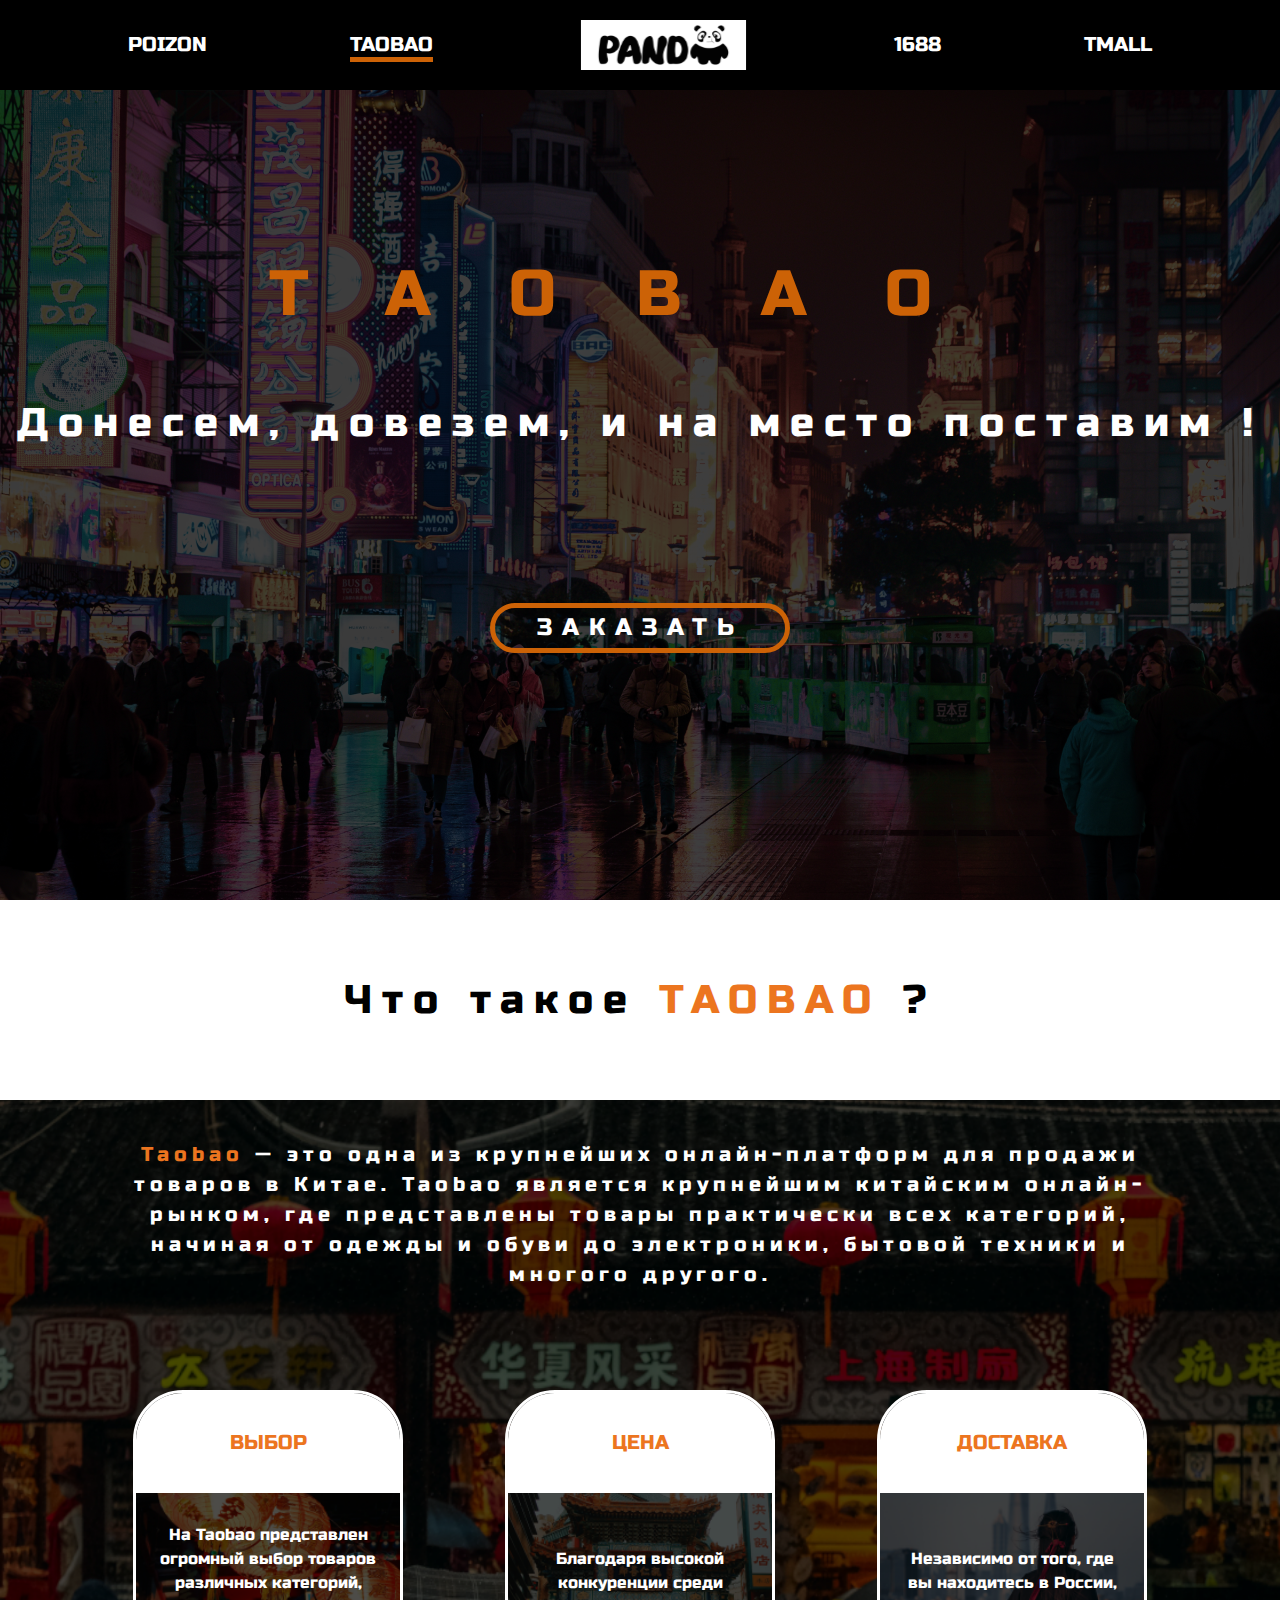
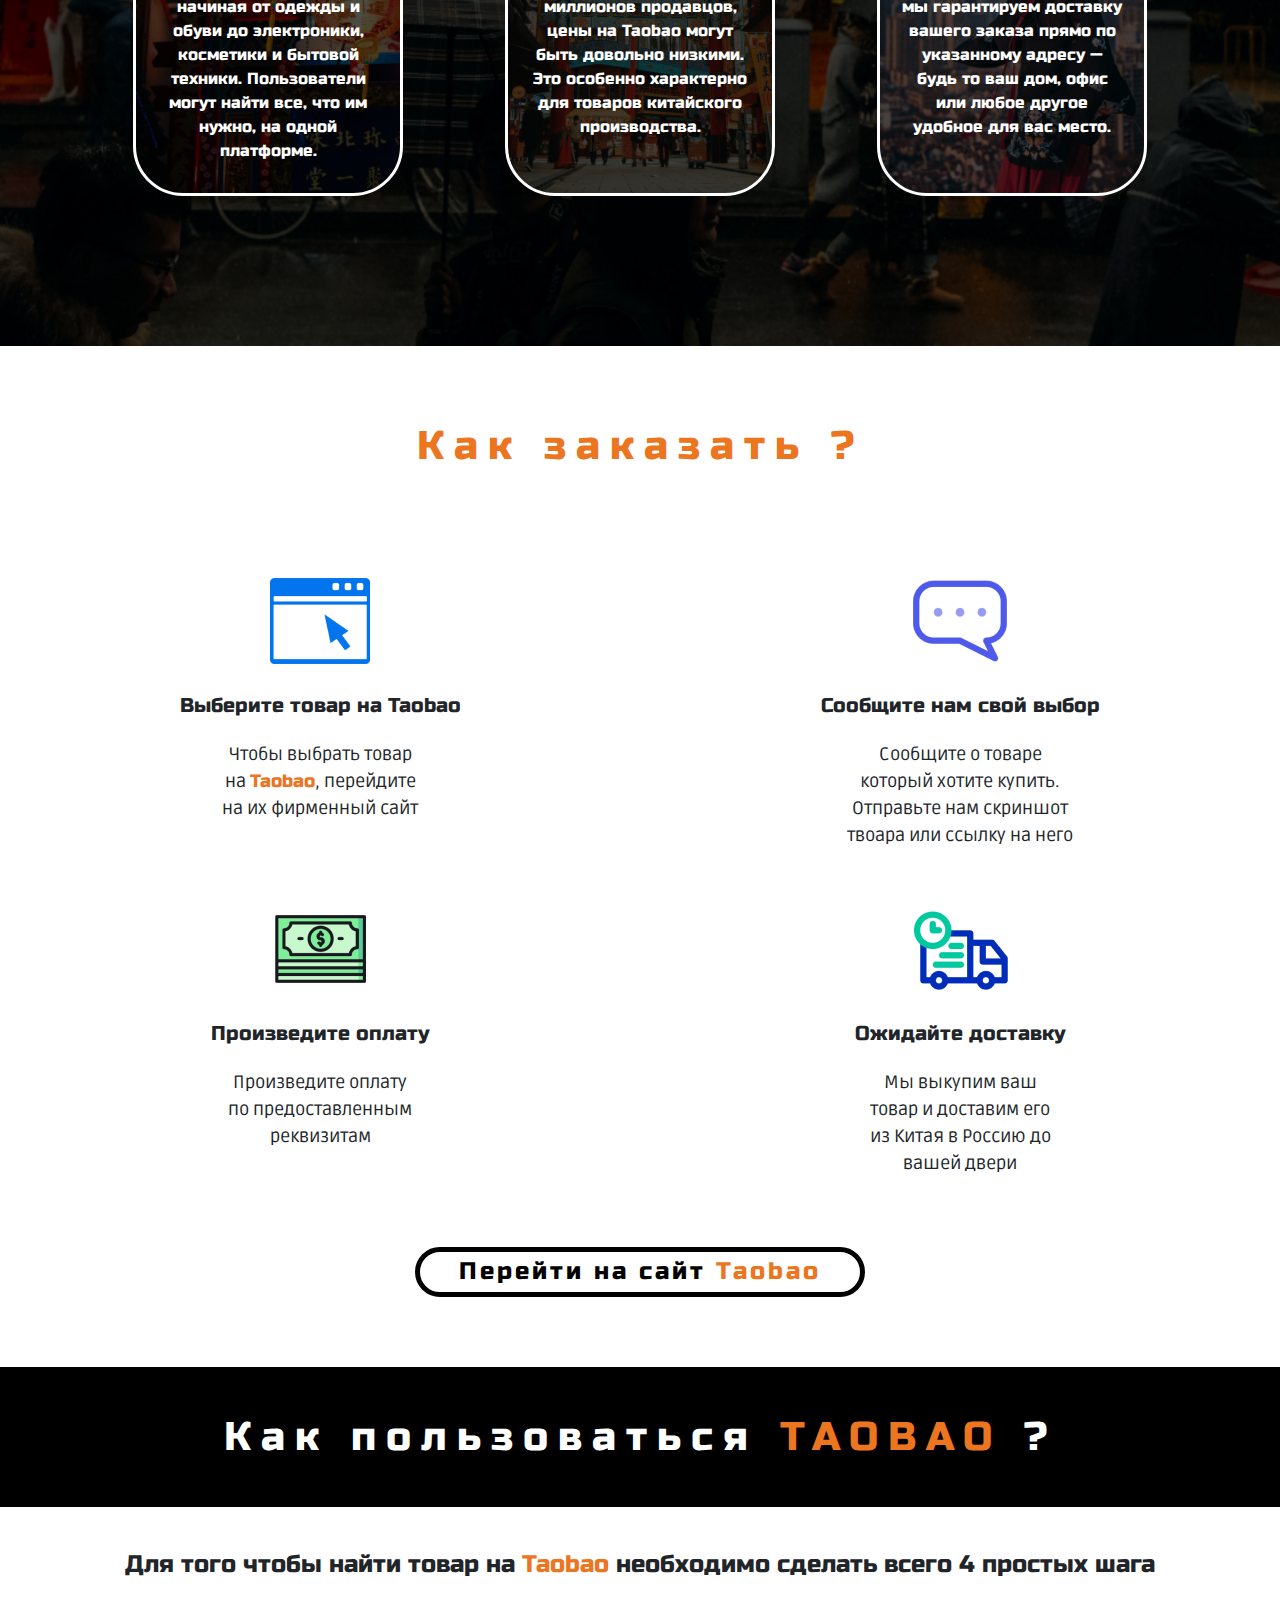
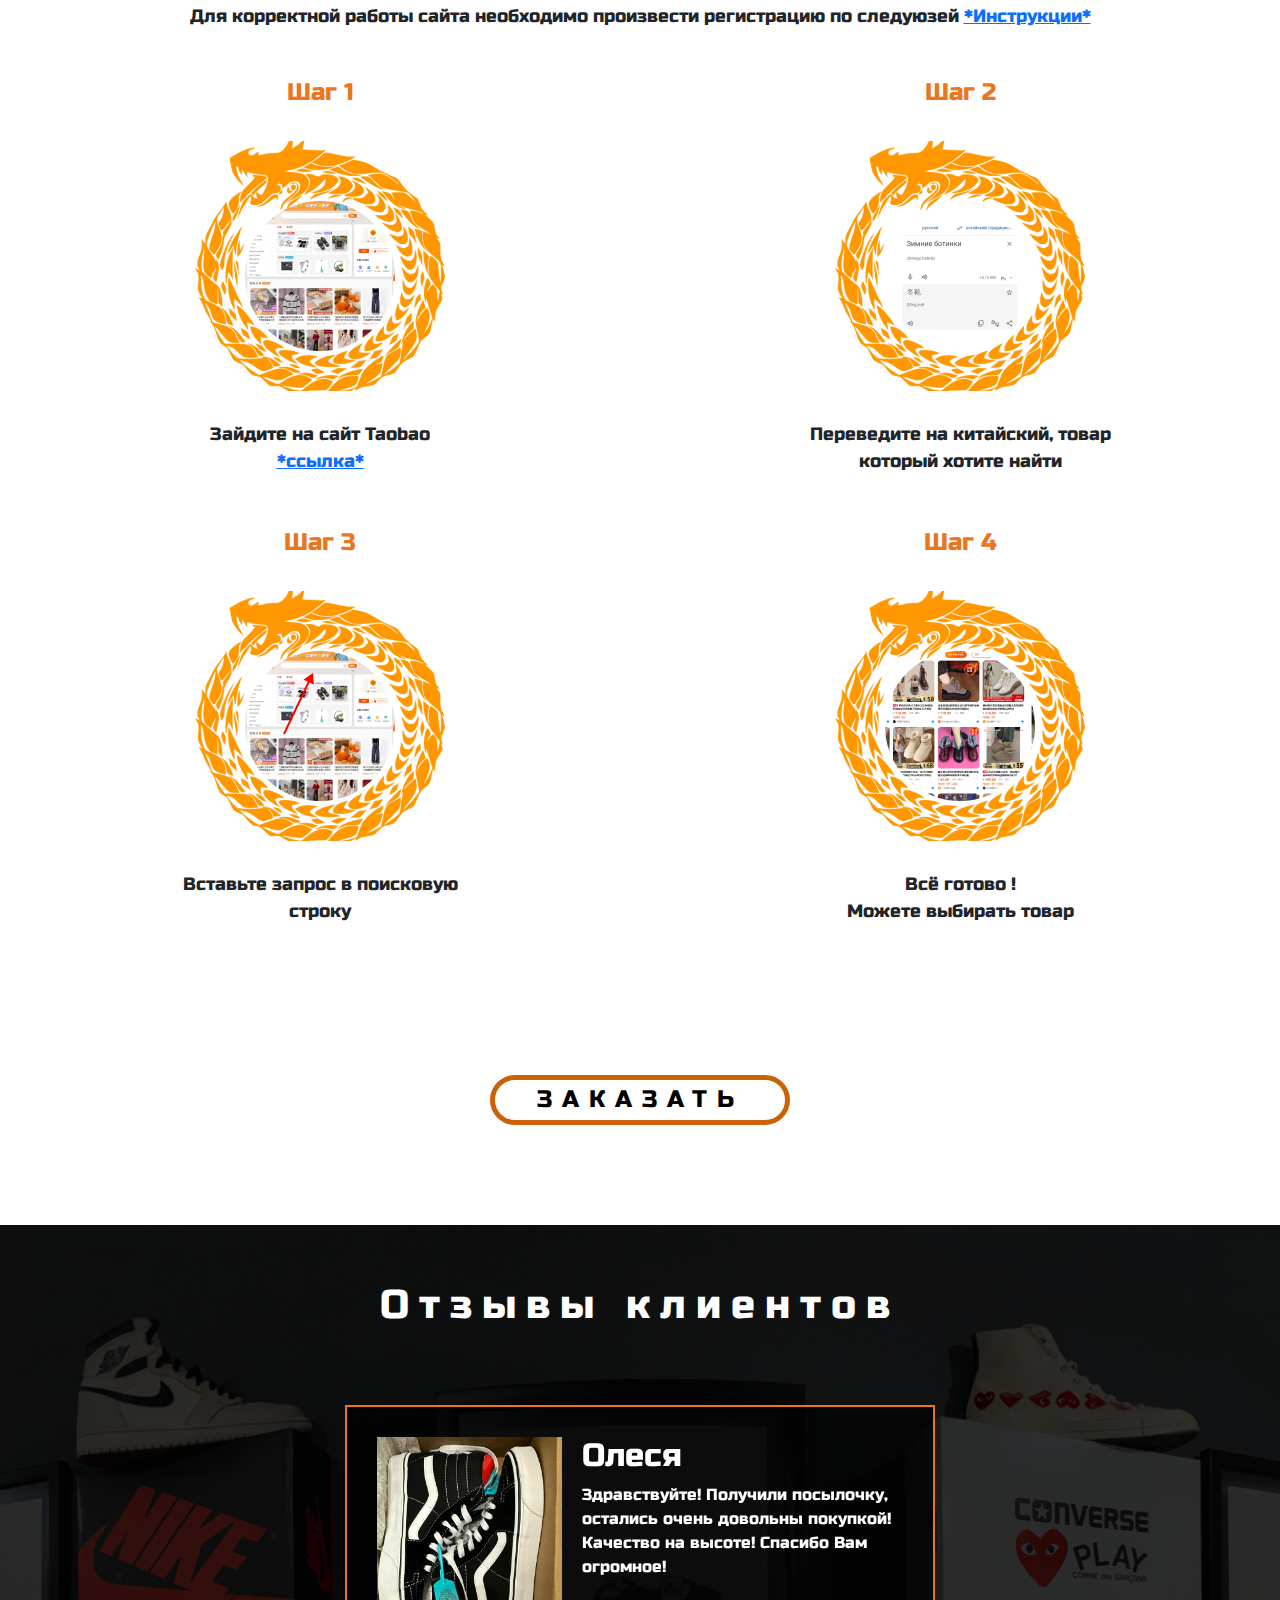
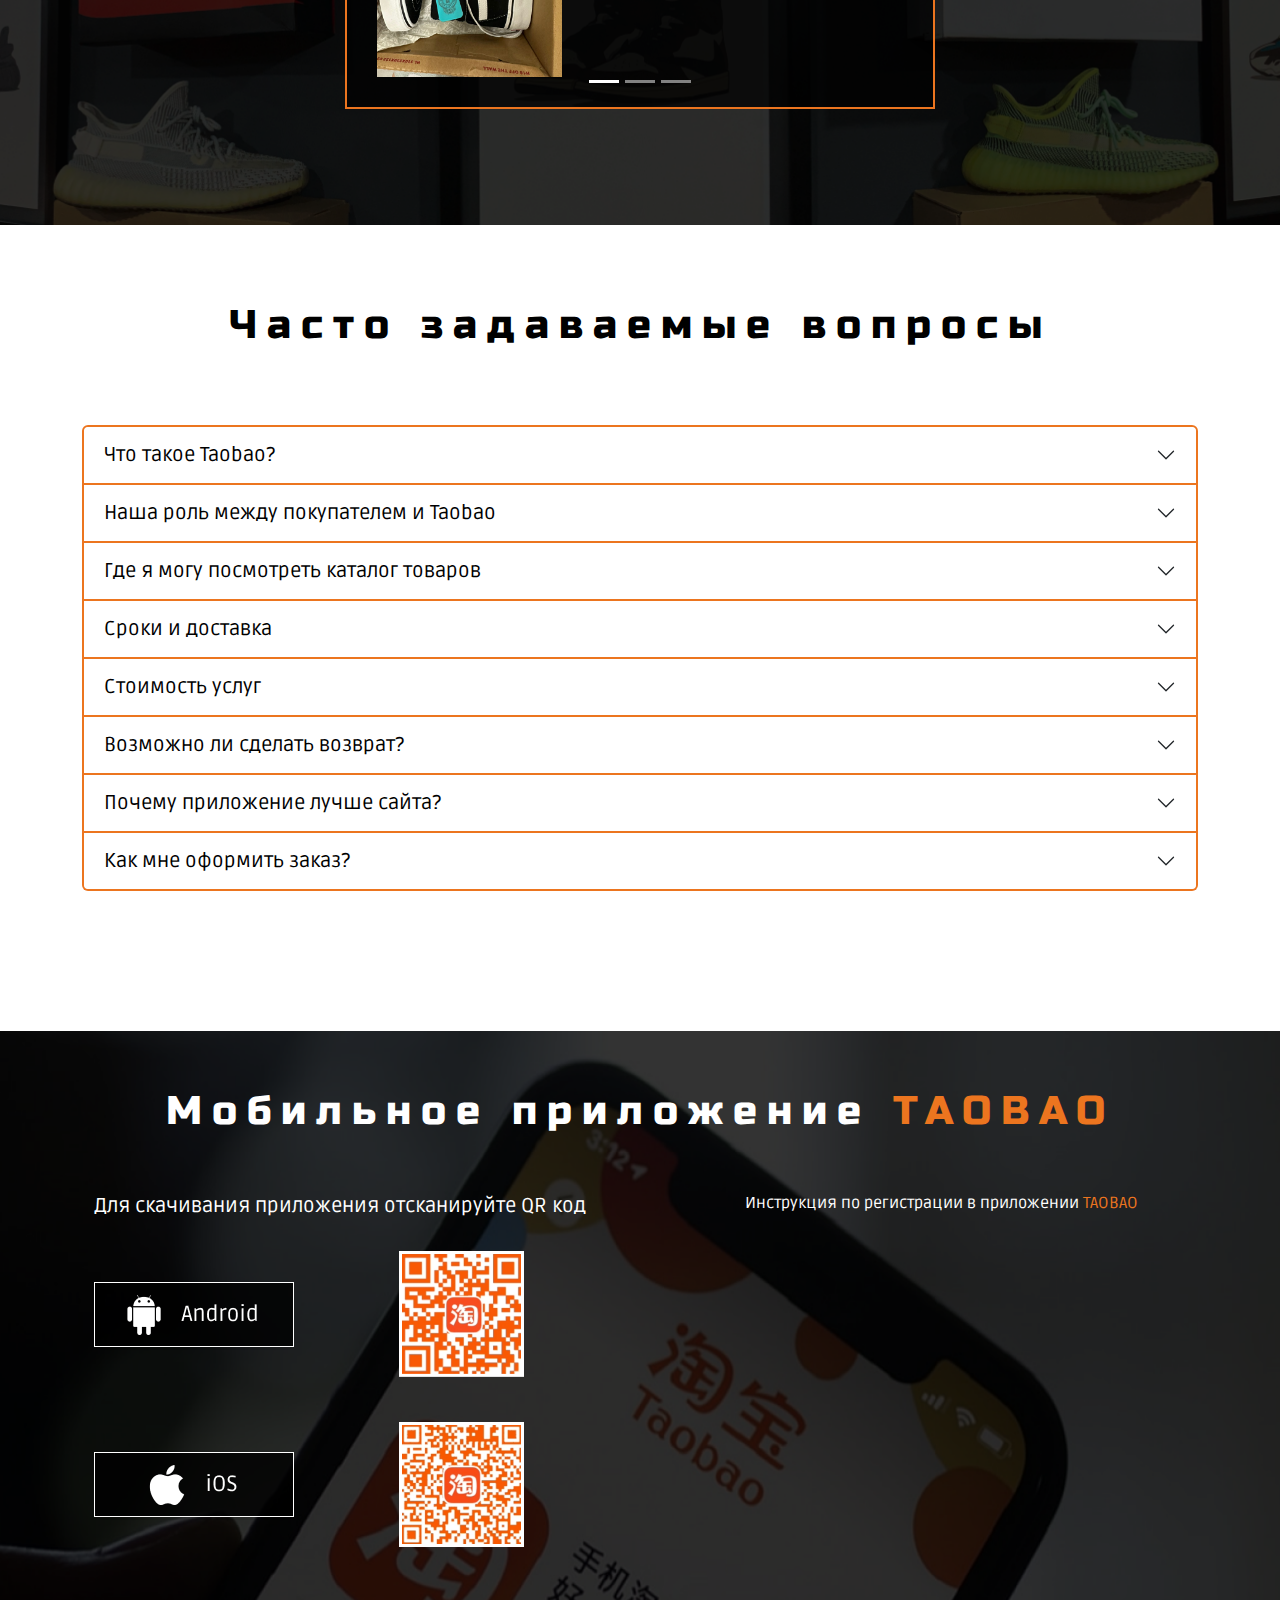
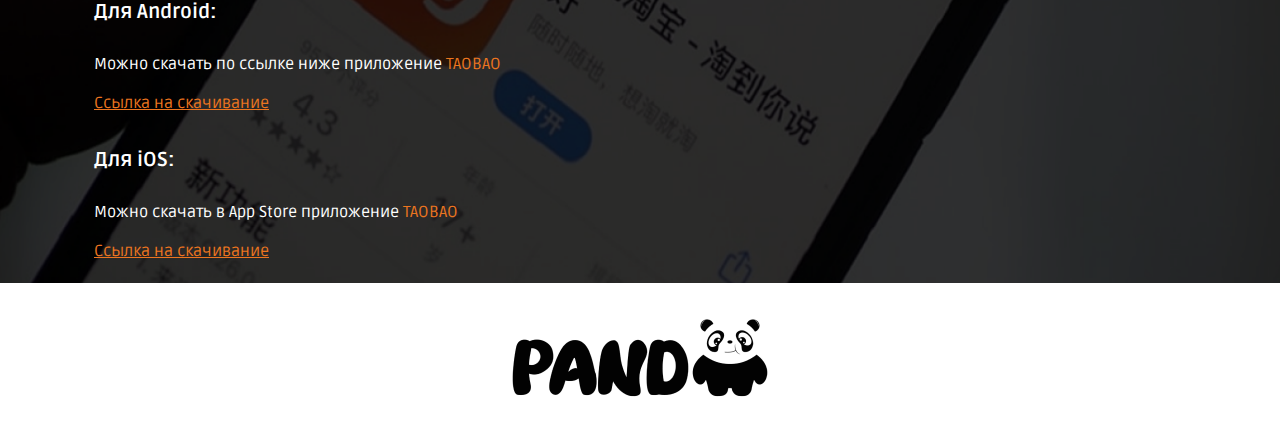
<file: taobao.html>
<!DOCTYPE html>
<html lang="en">
<head>
    <meta charset="UTF-8">
    <meta name="viewport" content="width=device-width, initial-scale=1.0">

    <link rel="preconnect" href="https://fonts.googleapis.com">
    <link rel="preconnect" href="https://fonts.gstatic.com" crossorigin>
    <link href="https://fonts.googleapis.com/css2?family=Ruda&family=Russo+One&display=swap" rel="stylesheet">

    <link rel="stylesheet" href="css/bootstrap.min.css">
    <link rel="stylesheet" href="css/style.css">
    <link rel="stylesheet" href="css/modal.css">

    <link rel="stylesheet" href="css/taobao/taobao-main.css">
    <link rel="stylesheet" href="css/taobao/taobao-information.css">
    <link rel="stylesheet" href="css/taobao/taobao-order.css">
    <link rel="stylesheet" href="css/taobao/taobao-instructions.css">
    <link rel="stylesheet" href="css/taobao/taobao-reviews.css">
    <link rel="stylesheet" href="css/taobao/taobao-accordion.css">
    <link rel="stylesheet" href="css/taobao/taobao-mobile.css">

    <link rel="stylesheet" href="css/footer.css">
    <link rel="stylesheet" href="css/nav.css">

    <title>PANDA</title>
</head>
<body>

    <div class="taobao-main">
        <div class="taobao-main-content">
            <nav class="navbar navbar-expand-lg nav-phone">
                <div class="container-fluid">
                    <img src="img/logo.svg" alt="Bootstrap" width="175" height="50">
                  <button class="navbar-toggler" type="button" data-bs-toggle="collapse" data-bs-target="#navbarNavAltMarkup" aria-controls="navbarNavAltMarkup" aria-expanded="false" aria-label="Переключатель навигации">
                    <span class="navbar-toggler-icon"></span>
                  </button>
                  <div class="collapse navbar-collapse" id="navbarNavAltMarkup">
                    <div class="navbar-nav">
                      <a class="nav-link" href="index.html">POIZON</a>
                      <a class="nav-link" href="taobao.html">TAOBAO</a>
                      <a class="nav-link" href="1688.html">1688</a>
                      <a class="nav-link" href="tmall.html">TMALL</a>
                    </div>
                  </div>
                </div>
            </nav>

            <nav class="nav-main-container">
                <div class="nav-main">
                    <a class="nav-link-main" href="index.html"><span class="poizon">POIZON</span></a>
                    <a class="nav-link-main" href="#"><span class="taobao active-link-taobao">TAOBAO</span></a>
                    <a href=""><img class="logo-main" src="img/logo.svg" alt="Bootstrap" width="175" height="50"></a>
                    <a class="nav-link-main" href="1688.html"><span class="oneThousandSixHundredSixtyEight">1688</span></a>
                    <a class="nav-link-main" href="tmall.html"><span class="tmall">TMALL</span></a>
                </div>
            </nav>
            
            <!-- Модальное окно -->
            <div class="modal fade" id="exampleModal" tabindex="-1" aria-labelledby="exampleModalLabel" aria-hidden="true">
                <div class="modal-dialog">
                    <div class="modal-content">
                        <div class="modal-header">
                            <h5 class="modal-title" id="exampleModalLabel">ЗАКАЗ</h5>
                            <button type="button" class="btn-close" data-bs-dismiss="modal" aria-label="Закрыть"></button>
                        </div>
                        <div class="modal-body">
                            Для того чтобы оформить заказ, пришлите нам ссылку на товар, скриншот товара и необходимый размер для того, чтобы мы могли рассчитать стоимость. <br><br>
                            Если у вас есть какие-то вопросы, напишите нам в любом мессенджере. Мы с радостью ответим на все ваши вопросы и поможем вам в выборе.
                        </div>
                        <div class="modal-footer">
                            <div class="container-fluid">
                                <div class="row">
                                    <div class="col-3 text-center modalImgLogo">
                                        <a href="https://wa.me/79242622510" target="_blank"><img src="img/poizon/whatsappLogo.png" alt=""></a>
                                    </div>
                                    <div class="col-3 text-center modalImgLogo">
                                        <a href="https://t.me/Raffae11o" target="_blank"><img src="img/poizon/telegramLogo.png" alt=""></a>
                                    </div>
                                    <div class="col-3 text-center modalImgLogo">
                                        <a href="https://ok.ru/profile/566206001737" target="_blank"><img src="img/poizon/okLogo.png" alt=""></a>
                                    </div>
                                    <div class="col-3 text-center modalImgLogo">
                                        <a href="https://vk.com/69ikers" target="_blank"><img src="img/poizon/vkLogo.png" alt=""></a>
                                    </div>
                                </div>
                            </div>
                        </div>
                    </div>
                </div>
            </div>
            <!-- Модальное окно -->

            <div class="mainBg">
                <img src="img/taobao/mainBg.png" alt="">
            </div>
            <div class="tmc">
                <div class="name-page">TAOBAO</div>
                <div class="tagline">Донесем, довезем, и<span class="dnbr"><br></span> на место поставим !</div>
                <div class="button-order">
                    <button class="" data-bs-toggle="modal" data-bs-target="#exampleModal">ЗАКАЗАТЬ</button>
                </div>
            </div>
        </div>
    </div>

    <div class="container-fluid taobaoInformation">

        <div class="taobaoQuestion">Что такое <span class="taobaoColor">TAOBAO</span> ?</div>

        <div class="container-fluid">
            <div class="questionBg">
                <img src="img/taobao/taoQuestionBg.png" alt="">
            </div>

            <div class="taobao-answer"><span class="taobaoColor">Taobao</span> — это одна из крупнейших онлайн-платформ для продажи товаров в Китае. Taobao является крупнейшим китайским онлайн-рынком, где представлены товары практически всех категорий, начиная от одежды и обуви до электроники, бытовой техники и многого другого.
            </div>

            <div class="container cards">
                <div class="row">
                    <div class="card1 col-12 col-lg-4 d-flex align-items-center justify-content-center">
                        <div class="cardQuestion">
                            <div class="cardBg">
                                <img src="img/taobao/card1Bg.png" alt="">
                            </div>
    
                            <div class="cardInfo">
                                <div class="cardName text-center taobaoColor">ВЫБОР</div>
                                <div class="cardText text-center d-flex align-items-center">На Taobao представлен огромный выбор товаров различных категорий,     начиная от одежды и обуви до электроники, косметики и бытовой техники. Пользователи могут найти все, что    им нужно, на одной платформе.</div>
                            </div>
                            
                        </div>
                    </div>
    
                    <div class="card2 col-12 col-lg-4 d-flex align-items-center justify-content-center">
                        <div class="cardQuestion">
                            <div class="cardBg">
                                <img src="img/taobao/card2Bg.png" alt="">
                            </div>
                            
                            <div class="cardInfo">
                                <div class="cardName text-center taobaoColor">ЦЕНА</div>
                                <div class="cardText text-center d-flex align-items-center">Благодаря высокой конкуренции среди миллионов продавцов, цены на Taobao могут быть довольно низкими. Это особенно характерно для товаров китайского производства.</div>
                            </div>
                            
                        </div>
                    </div>
    
                    <div class="col-12 col-lg-4 d-flex align-items-center justify-content-center">
                        <div class="cardQuestion">
                            <div class="cardBg">
                                <img src="img/taobao/card3Bg.png" alt="">
                            </div>
                            
                            <div class="cardInfo">
                                <div class="cardName text-center taobaoColor">ДОСТАВКА</div>
                                <div class="cardText text-center d-flex align-items-center">Независимо от того, где вы находитесь в России, мы гарантируем доставку вашего заказа прямо по указанному адресу — будь то ваш дом, офис или любое другое удобное для вас место. </div>
                            </div>
                            
                        </div>
                    </div>
                </div>
            </div>
        </div>

    </div>

    <div class="container-fluid howToOrder">
        <div class="poizon-question questionHowToOrder">Как заказать ?</div>
        <div class="row steps text-center">
            <div class="col-12 col-md-6 col-xxl-3 step">
                <div class="container text-center">
                    <div class="row">
                        <div class="col-12">
                            <img src="img/taobao/orderPage.png" alt="" class="img-fluid">
                        </div>
                        <div class="col-12 orderTitle">
                            Выберите товар на Taobao
                        </div>
                        <div class="col-12 orderText orderTextXxl">
                            Чтобы выбрать товар<br> на <span class="taobaoColor">Taobao</span>, перейдите<br> на их фирменный сайт
                        </div>
                        <div class="col-12 orderText orderTextMd">
                            Чтобы выбрать товар<br> на <span class="taobaoColor">Taobao</span>, перейдите<br> на их фирменный сайт
                        </div>
                    </div>
                </div>
            </div>
            <div class="col-12 col-md-6 col-xxl-3 step">
                <div class="container text-center">
                    <div class="row">
                        <div class="col-12">
                            <img src="img/poizon/orderMessage.png" alt="" class="img-fluid">
                        </div>
                        <div class="col-12 orderTitle">
                            Сообщите нам свой выбор
                        </div>
                        <div class="col-12 orderText orderTextXxl">
                            Сообщите о товаре который хотите купить. Отправьте нам скриншот товара или ссылку на него
                        </div>
                        <div class="col-12 orderText orderTextMd">
                            Сообщите о товаре<br> который хотите купить.<br> Отправьте нам скриншот<br> твоара или ссылку на него
                        </div>
                    </div>
                </div>
            </div>
            <div class="col-12 col-md-6 col-xxl-3 step">
                <div class="container text-center">
                    <div class="row">
                        <div class="col-12">
                            <img src="img/poizon/orderMoney.png" alt="" class="img-fluid">
                        </div>
                        <div class="col-12 orderTitle">
                            Произведите оплату
                        </div>
                        <div class="col-12 orderText orderTextXxl">
                            Произведите оплату по предоставленным реквизитам
                        </div>
                        <div class="col-12 orderText orderTextMd">
                            Произведите оплату<br> по предоставленным<br> реквизитам
                        </div>
                    </div>
                </div>
            </div>
            <div class="col-12 col-md-6 col-xxl-3 step">
                <div class="container text-center">
                    <div class="row">
                        <div class="col-12">
                            <img src="img/poizon/orderDelivery.png" alt="" class="img-fluid">
                        </div>
                        <div class="col-12 orderTitle">
                            Ожидайте доставку
                        </div>
                        <div class="col-12 orderText orderTextXxl">
                            Мы выкупим ваш товар и доставим его из Китая в Россию до вашей двери
                        </div>
                        <div class="col-12 orderText orderTextMd">
                            Мы выкупим ваш<br> товар и доставим его<br> из Китая в Россию до<br> вашей двери
                        </div>
                    </div>
                </div>
            </div>
        </div>
        <div class="button-order-black buttonMarginBox">
            <a href="https://world.taobao.com/" target="_blank"><button class="downloadBtn">Перейти на сайт <span class="taobaoColor">Taobao</span></button></a>
        </div>
    </div>

    <div class="instructions">
        <div class="instructionsHead text-center">Как пользоваться <span class="taobaoColor">TAOBAO</span> ?</div>

        <div class="instructionsText1 text-center">Для того чтобы найти товар на <span class="taobaoColor">Taobao</span> необходимо сделать всего 4 простых шага</div>

        <div class="instructionsText2 text-center">Для корректной работы сайта необходимо произвести регистрацию по следуюзей <span><a href="instructions.html">*Инструкции*</a></span></div>

        <div class="row steps">
            <div class="col-12 col-md-6 col-xxl-3 stepMargin">
                <div class="stepNumber text-center"><span class="taobaoColor">Шаг 1</span></div>
                <div class="text-center">
                    <img src="./img/taobao/stepOne.png" alt="">
                </div>
                <div class="stepText text-center">
                    Зайдите на сайт Taobao<br><a href="https://world.taobao.com/" target="_blank">*ссылка*</a>
                </div>
            </div>
            <div class="col-12 col-md-6 col-xxl-3 stepMargin">
                <div class="stepNumber text-center"><span class="taobaoColor">Шаг 2</span></div>
                <div class="text-center">
                    <img src="./img/taobao/stepTwo.png" alt="">
                </div>
                <div class="stepText text-center">
                    Переведите на китайский, товар<br>который хотите найти
                </div>
            </div>
            <div class="col-12 col-md-6 col-xxl-3 stepMargin">
                <div class="stepNumber text-center"><span class="taobaoColor">Шаг 3</span></div>
                <div class="text-center">
                    <img src="./img/taobao/stepThree.png" alt="">
                </div>
                <div class="stepText text-center">
                    Вставьте запрос в поисковую<br>строку
                </div>
            </div>
            <div class="col-12 col-md-6 col-xxl-3 stepMargin">
                <div class="stepNumber text-center"><span class="taobaoColor">Шаг 4</span></div>
                <div class="text-center">
                    <img src="./img/taobao/stepFour.png" alt="">
                </div>
                <div class="stepText text-center">
                    Всё готово !<br>Можете выбирать товар
                </div>
            </div>
        </div>

        <div class="button-order button-order2">
            <button class="" data-bs-toggle="modal" data-bs-target="#exampleModal"><span style="color:black;">ЗАКАЗАТЬ</span></button>
        </div>
    </div>

    <div class="container-fluid reviews">
        <div class="reviewsContainer">
            <div class="reviewsBg">
                <img src="img/poizon/reviewsBg.png" alt="">
            </div>
            <div class="row reviewsHead">
                <div class="col-12">
                    <div class="text-center">Отзывы клиентов</div>
                </div>
            </div>
            <div id="carouselExampleSlidesOnly" class="carousel slide poizonReviewCarousel" data-bs-ride="carousel">
                <div class="carousel-indicators">
                    <button type="button" data-bs-target="#carouselExampleSlidesOnly" data-bs-slide-to="0" class="active" aria-current="true" aria-label="Slide 1"></button>
                    <button type="button" data-bs-target="#carouselExampleSlidesOnly" data-bs-slide-to="1" aria-label="Slide 2"></button>
                    <button type="button" data-bs-target="#carouselExampleSlidesOnly" data-bs-slide-to="2" aria-label="Slide 3"></button>
                </div>
                <div class="carousel-inner poizonInner">
                    <div class="carousel-item pozionRC">
                        <div class="reviewContent">
                            <div class="reviewImg">
                                <img src="img/poizon/review3.jpg" alt="">
                            </div>
                            <div class="reviewText">
                                <h2>Kristina</h2>
                                <p>Здравствуйте! Спасибо большое за наш заказ! Кроссовки очень понравились ребенку. Удобные, легкие и очень классно смотрятся на ноге! Очень надежно упаковано. Были приятно удивлены скорости доставки!</p>
                            </div>
                        </div>
                    </div>
                    <div class="carousel-item pozionRC active">
                        <div class="reviewContent">
                            <div class="reviewImg">
                                <img src="img/poizon/review1.jpg" alt="">
                            </div>
                            <div class="reviewText">
                                <h2>Олеся</h2>
                                <p>Здравствуйте! Получили посылочку, остались очень довольны покупкой! Качество на высоте! Спасибо Вам огромное!</p>
                            </div>
                        </div>
                    </div>
                    <div class="carousel-item pozionRC">
                        <div class="reviewContent">
                            <div class="reviewImg">
                                <img src="img/poizon/review2.jpg" alt="">
                            </div>
                            <div class="reviewText">
                                <h2>Kristina</h2>
                                <p>Добрый день, получили свои заказы, спасибо вам огромное за скорость, всё подошло, чему очень рада!</p>
                            </div>
                        </div>
                    </div>
                </div>
            </div>
        </div>
    </div>

    <div class="container-fluid poizonAccordion">
        <div class="text-center questionAcc">Часто задаваемые вопросы</div>

        <div class="container">
            <div class="accordion" id="accordionExample">
                <div class="accordion-item">
                  <h2 class="accordion-header">
                    <button class="accordion-button collapsed" type="button" data-bs-toggle="collapse" data-bs-target="#collapseOne" aria-expanded="true" aria-controls="collapseOne">
                        Что такое Taobao?
                    </button>
                  </h2>
                  <div id="collapseOne" class="accordion-collapse collapse" data-bs-parent="#accordionExample">
                    <div class="accordion-body">
                        Taobao - это один из крупнейших онлайн-рынков в Китае, предоставляющий возможность покупки товаров различных категорий, таких как одежда, обувь, электроника, косметика и многое другое. Сайт Taobao также известен своими низкими ценами и разнообразным ассортиментом товаров, что делает его популярным среди покупателей по всему миру.
                    </div>
                  </div>
                </div>
                <div class="accordion-item">
                  <h2 class="accordion-header">
                    <button class="accordion-button collapsed" type="button" data-bs-toggle="collapse" data-bs-target="#collapseTwo" aria-expanded="false" aria-controls="collapseTwo">
                        Наша роль между покупателем и Taobao
                    </button>
                  </h2>
                  <div id="collapseTwo" class="accordion-collapse collapse" data-bs-parent="#accordionExample">
                    <div class="accordion-body">
                        Маркетплейс не принимает распространенные методы оплаты для жителей России и не осуществляет доставку в страну. Мы действуем в качестве промежуточного звена: у нас имеется собственный склад в Китае, куда мы заказываем товары. После этого мы доставляем товары из Китая в Россию.
                    </div>
                  </div>
                </div>
                <div class="accordion-item">
                    <h2 class="accordion-header">
                      <button class="accordion-button collapsed" type="button" data-bs-toggle="collapse" data-bs-target="#collapseThree" aria-expanded="false" aria-controls="collapseThree">
                        Где я могу посмотреть каталог товаров
                      </button>
                    </h2>
                    <div id="collapseThree" class="accordion-collapse collapse" data-bs-parent="#accordionExample">
                      <div class="accordion-body">                  
                        Вы можете просматривать и выбирать товары в приложении или на <a href="https://world.taobao.com/" target="_blank">сайте</a> Taobao. Для этого необходимо скачать и установить приложение либо зайти на сайт. В приложении и на сайте вы найдете все, что захотите.
                      </div>
                    </div>
                </div>
                <div class="accordion-item">
                    <h2 class="accordion-header">
                      <button class="accordion-button collapsed" type="button" data-bs-toggle="collapse" data-bs-target="#collapseFour" aria-expanded="false" aria-controls="collapseFour">
                        Сроки и доставка
                      </button>
                    </h2>
                    <div id="collapseFour" class="accordion-collapse collapse" data-bs-parent="#accordionExample">
                      <div class="accordion-body">
                        Доставка занимает от 14 до 21 дней.
                      </div>
                    </div>
                </div>
                <div class="accordion-item">
                    <h2 class="accordion-header">
                      <button class="accordion-button collapsed" type="button" data-bs-toggle="collapse" data-bs-target="#collapseFive" aria-expanded="false" aria-controls="collapseFive">
                        Стоимость услуг
                      </button>
                    </h2>
                    <div id="collapseFive" class="accordion-collapse collapse" data-bs-parent="#accordionExample">
                      <div class="accordion-body">
                        <strong>Это тело аккордеона второго элемента.</strong> По умолчанию он скрыт, пока плагин свертывания не добавит соответствующие классы, которые мы используем для стилизации каждого элемента. Эти классы управляют общим внешним видом, а также отображением и скрытием с помощью переходов CSS. Вы можете изменить все это с помощью собственного CSS или переопределить наши переменные по умолчанию. Также стоит отметить, что практически любой HTML может быть помещен в <code>.accordion-body</code>, хотя переход ограничивает переполнение.
                      </div>
                    </div>
                </div>
                <div class="accordion-item">
                    <h2 class="accordion-header">
                      <button class="accordion-button collapsed" type="button" data-bs-toggle="collapse" data-bs-target="#collapseSix" aria-expanded="false" aria-controls="collapseSix">
                        Возможно ли сделать возврат?
                      </button>
                    </h2>
                    <div id="collapseSix" class="accordion-collapse collapse" data-bs-parent="#accordionExample">
                      <div class="accordion-body">
                        К сожалению, у нас нет возможности принимать возвраты. Условия возврата на TAOBAO ограничены всего 5 днями. Соответственно, когда товар приходит в Россию 5 дней уже истекают.
                      </div>
                    </div>
                </div>
                <div class="accordion-item">
                    <h2 class="accordion-header">
                      <button class="accordion-button collapsed" type="button" data-bs-toggle="collapse" data-bs-target="#collapseSeven" aria-expanded="false" aria-controls="collapseSeven">
                        Почему приложение лучше сайта?
                      </button>
                    </h2>
                    <div id="collapseSeven" class="accordion-collapse collapse" data-bs-parent="#accordionExample">
                      <div class="accordion-body">
                        Вы можете просматривать и выбирать товары в приложении POIZON. Для этого необходимо скачать и установить приложение, а затем пройти процесс верификации. В приложении вы найдете все популярные новинки и коллекции в области люксовых товаров, которые будут доступны для покупки по более привлекательным ценам, чем в местных магазинах.
                      </div>
                    </div>
                </div>
                <div class="accordion-item">
                    <h2 class="accordion-header">
                      <button class="accordion-button collapsed" type="button" data-bs-toggle="collapse" data-bs-target="#collapseEight" aria-expanded="false" aria-controls="collapseEight">
                        Как мне оформить заказ?
                      </button>
                    </h2>
                    <div id="collapseEight" class="accordion-collapse collapse" data-bs-parent="#accordionExample">
                      <div class="accordion-body">
                        Для того чтобы оформить заказ пришлите нам ссылку на товар, скриншот товара и необходимый размер для того, чтобы мы могли рассчитать стоимость.
                      </div>
                    </div>
                </div>
            </div>
        </div>
    </div>

    <div class="container-fluid poizonMobile">
        <div class="mobileBg">
            <img src="img/taobao/mobileBg.png" alt="">
        </div>
        <div class="row mobileHead">
            <div class="col-12">
                <div class="text-center">Мобильное приложение <span class="taobaoColor">TAOBAO</span></div>
            </div>
        </div>
        <div class="container">
            <div class="row mobileInfo">
                <div class="col-12 col-lg-7">
                    <div class="ruda mobileText">Для скачивания приложения отсканируйте QR код</div>
                    <div class="qr">
                        <div class="androidIos">
                            <div class="imgAndroid">
                                <img class="qrMargin" src="img/poizon/android.png" alt="">
                                <img src="img/taobao/qrAndroid.png" alt="">
                            </div>
                            <div class="imgIos">
                                <img class="qrMargin" src="img/poizon/ios.png" alt="">
                                <img src="img/taobao/qrIOS.png" alt="">
                            </div>
                        </div>
                    </div>
                    <div class="forSystem ruda">Для Android:</div>
                    <div class="forSystemText ruda">Можно скачать по ссылке ниже приложение <span class="taobaoColor ruda">TAOBAO</span></div>
                    <div class="forLink ruda"><a href="https://huodong.m.taobao.com/act/bzh0wh.html?_qr=http%3A%2F%2Fma.taobao.com%2FZhEm81&short_name=ZhEm81&actparam=3_40373_0_ZhEm81&xncode=3_40373_0_ZhEm81&spm=a313p.1.11lncwj.1030951719" target="_blank" class="ruda taobaoColor">Ссылка на скачивание</a></div>

                    <div class="forSystem forSystemMargin ruda">Для iOS:</div>
                    <div class="forSystemText ruda">Можно скачать в App Store приложение <span class="taobaoColor ruda">TAOBAO</span> </div>
                    <div class="forLink ruda"><a href="https://apps.apple.com/us/app/%E6%B7%98%E5%AE%9D-%E5%A4%AA%E5%A5%BD%E9%80%9B%E4%BA%86%E5%90%A7/id387682726?sprefer=php056" target="_blank" class="ruda taobaoColor">Ссылка на скачивание</a></div>
                </div>
                <div class="col-12 col-lg-5">
                    <div class="sneakersImg">
                        <div class="mobileText1 ruda">Инструкция по регистрации в приложении <span class="taobaoColor ruda">TAOBAO</span></div>
                        
                            <iframe class="video"  src="https://www.youtube.com/embed/MVCwyJQYGIA?si=tJz6J9yrtnn2vZnc" title="YouTube video player" frameborder="0" allow="accelerometer; autoplay; clipboard-write; encrypted-media; gyroscope; picture-in-picture; web-share" referrerpolicy="strict-origin-when-cross-origin" allowfullscreen></iframe>

                        </div>
                    </div>
                </div>
            </div>
        </div>
        
    </div>

    <footer class="text-center">
        <img src="img/poizon/footerLogo.png" class="img-fluid" alt="">
    </footer>

    <script src="js/bootstrap.bundle.min.js"></script>
    <script src="js/poiozonButton.js"></script>
    <script type="text/javascript" src="https://spikmi.org/Widget?Id=20134"></script>
</body>
</html>
</file>
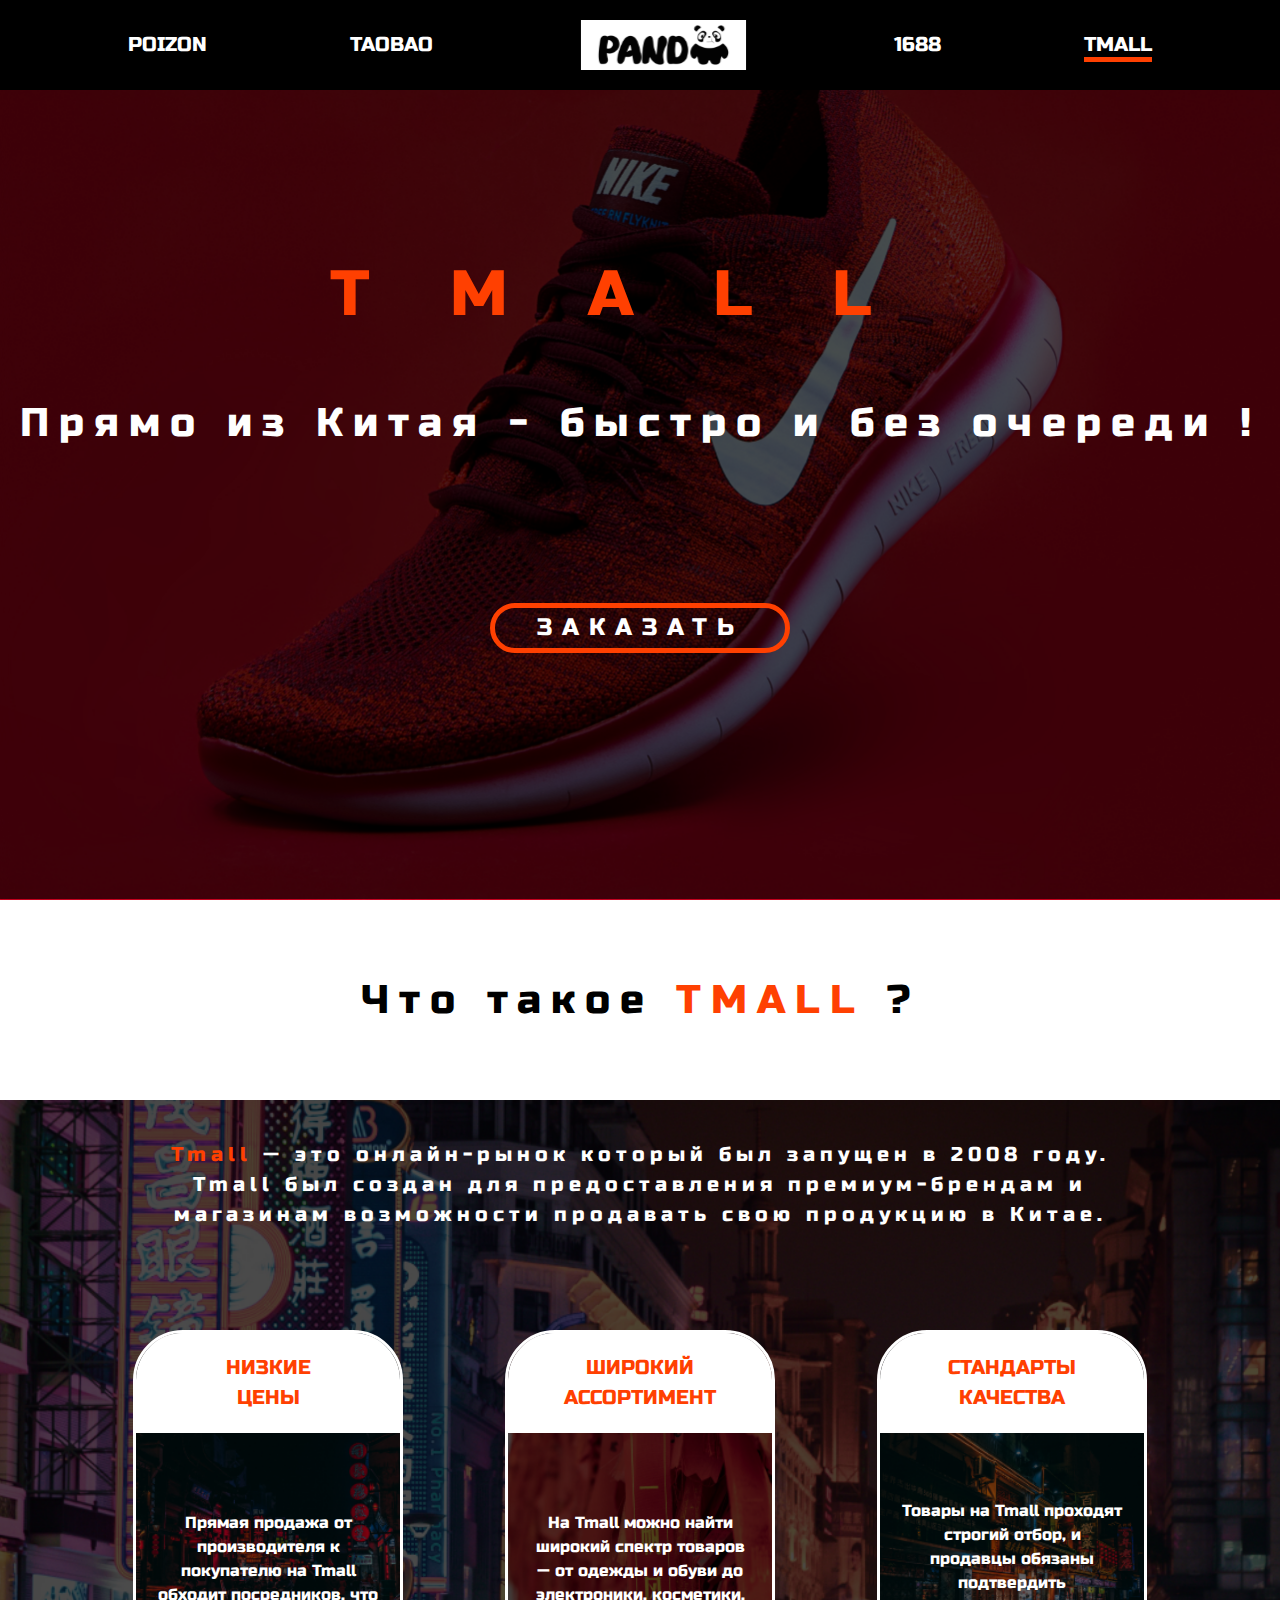
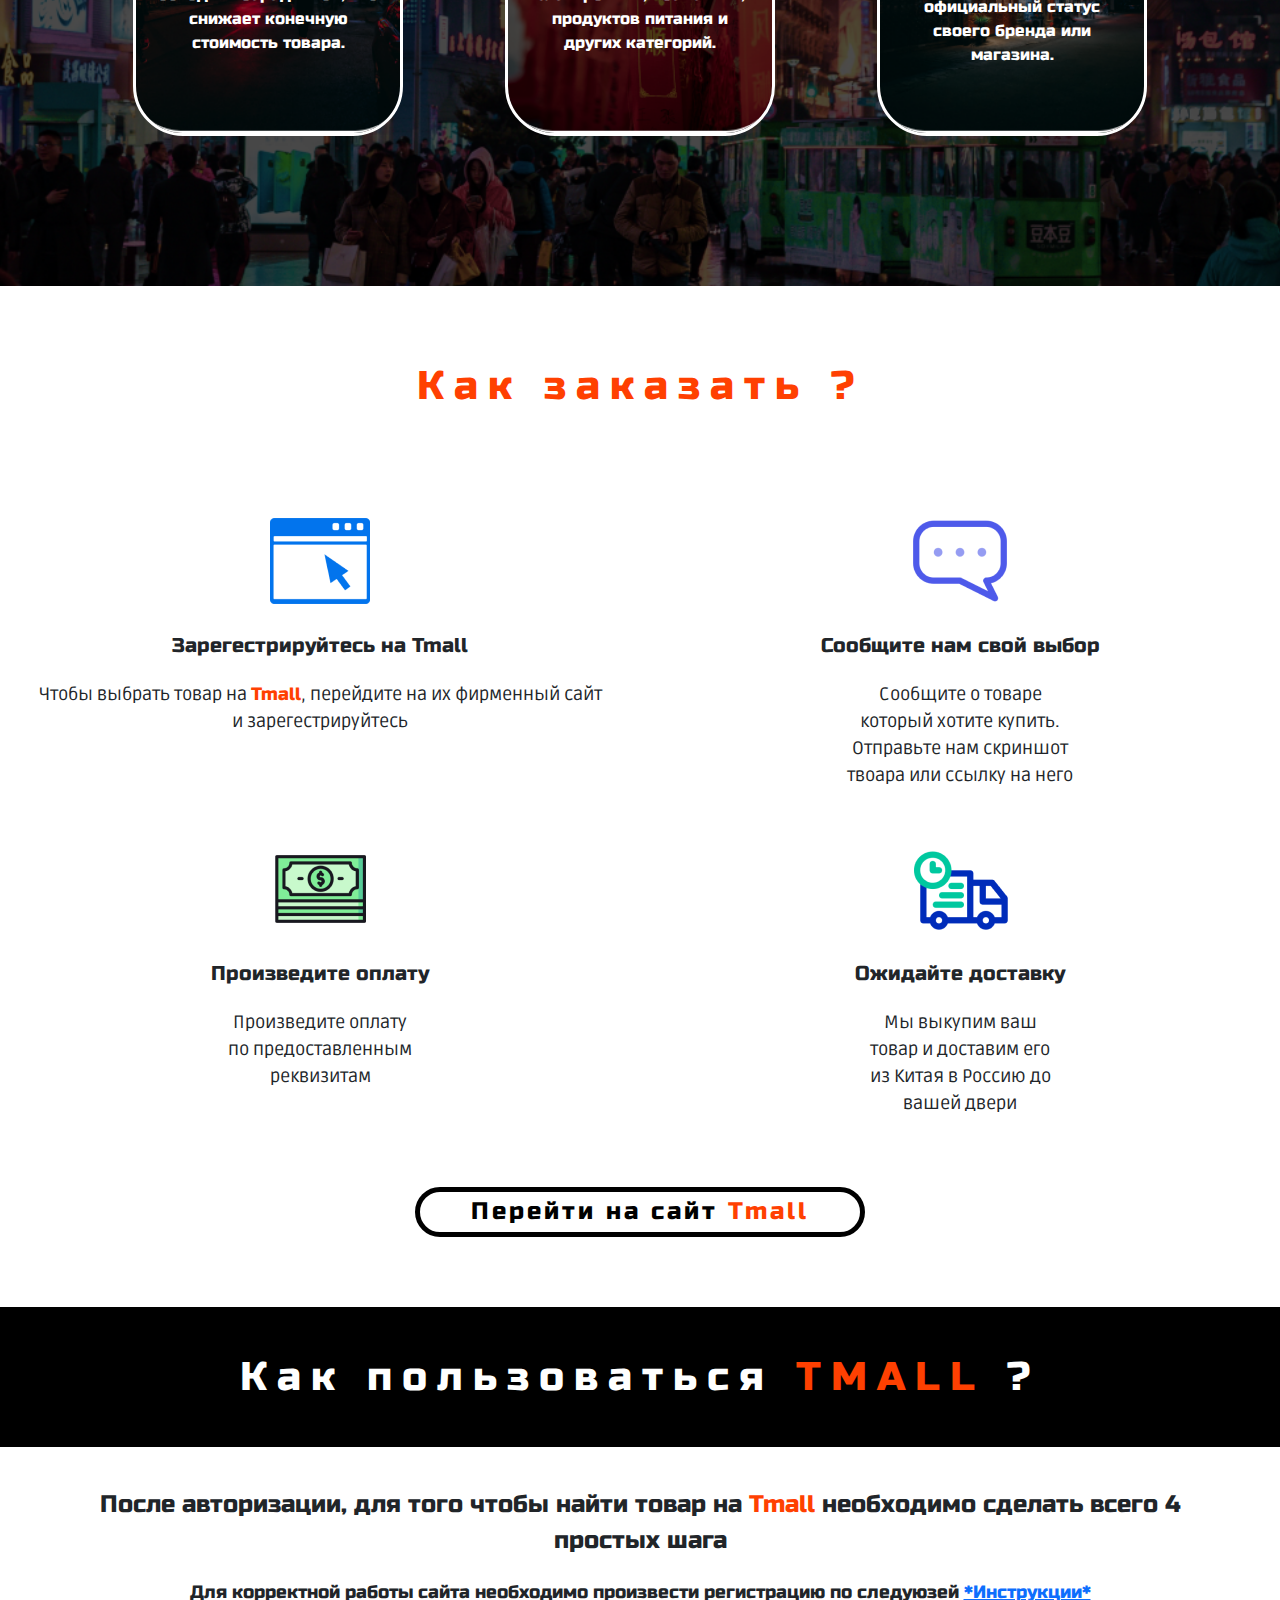
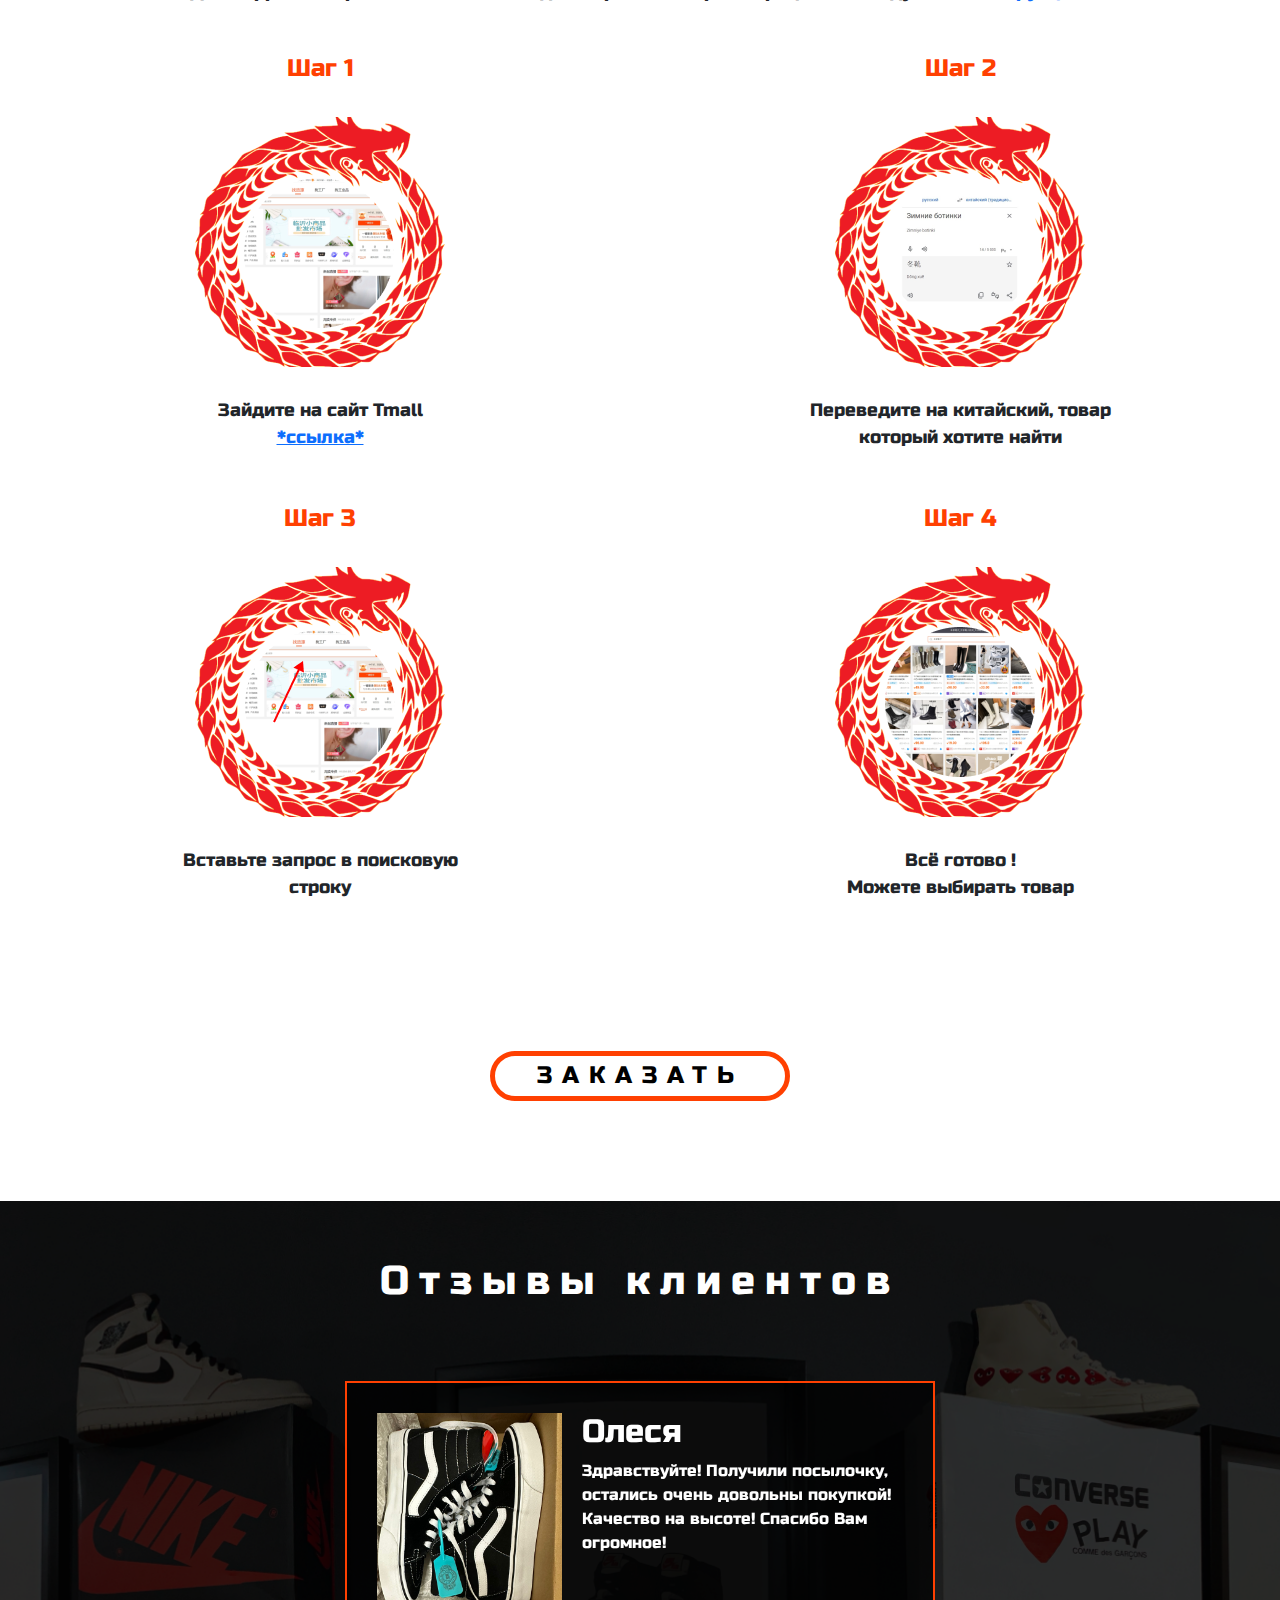
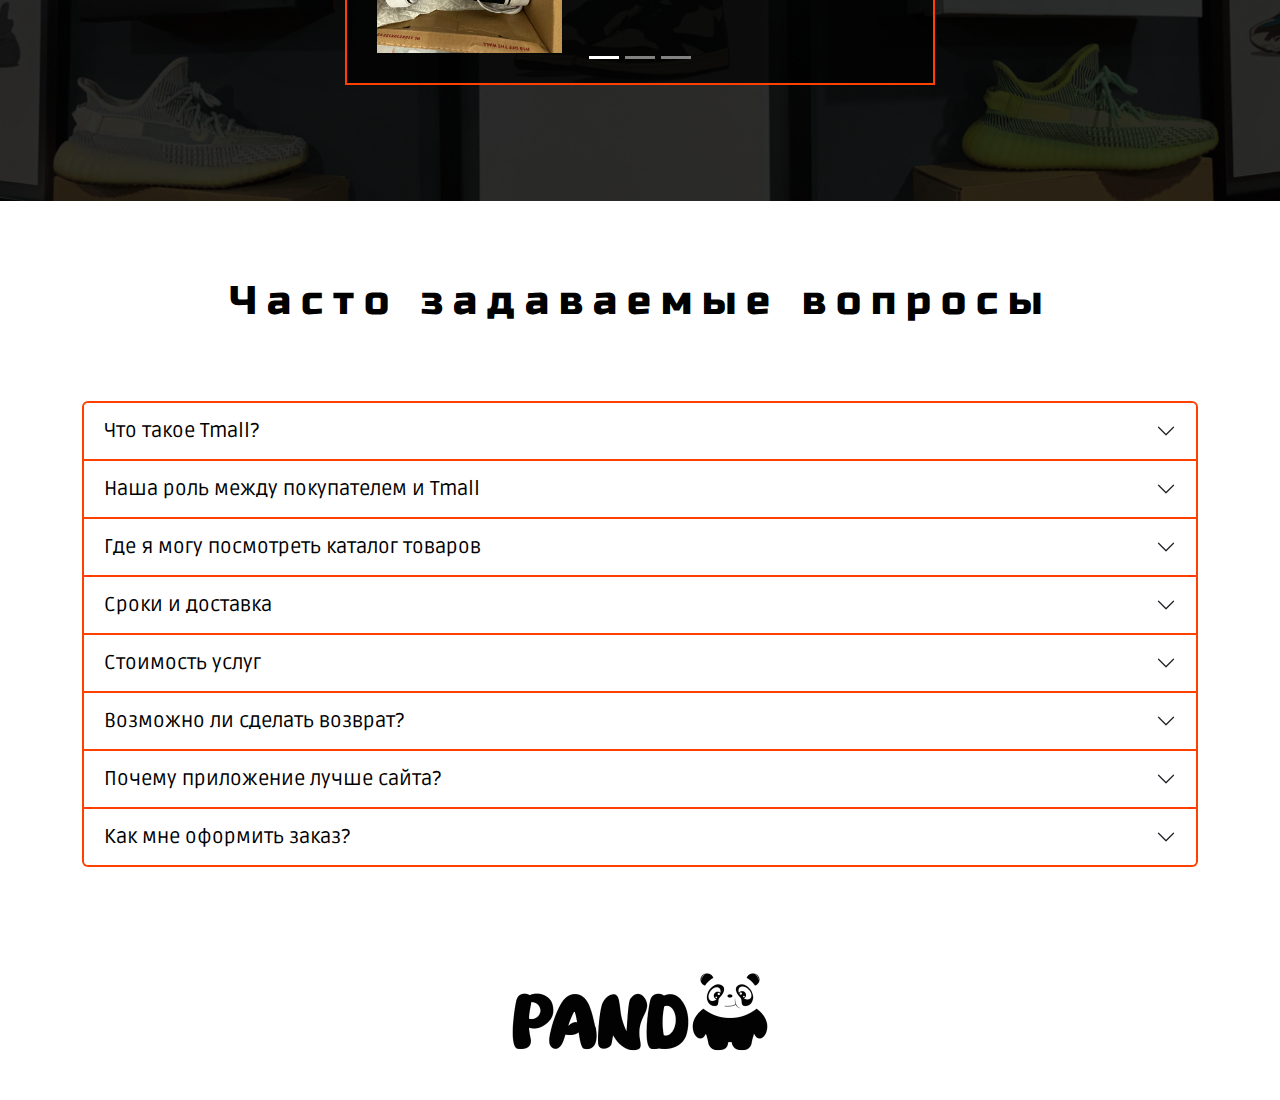
<file: tmall.html>
<!DOCTYPE html>
<html lang="en">
<head>
    <meta charset="UTF-8">
    <meta name="viewport" content="width=device-width, initial-scale=1.0">

    <link rel="preconnect" href="https://fonts.googleapis.com">
    <link rel="preconnect" href="https://fonts.gstatic.com" crossorigin>
    <link href="https://fonts.googleapis.com/css2?family=Ruda&family=Russo+One&display=swap" rel="stylesheet">

    <link rel="stylesheet" href="css/bootstrap.min.css">
    <link rel="stylesheet" href="css/style.css">
    <link rel="stylesheet" href="css/modal.css">

    <link rel="stylesheet" href="css/1688/1688-main.css">
    <link rel="stylesheet" href="css/1688/1688-information.css">
    <link rel="stylesheet" href="css/taobao/taobao-order.css">
    <link rel="stylesheet" href="css/1688/1688-instructions.css">
    <link rel="stylesheet" href="css/1688/1688-reviews.css">
    <link rel="stylesheet" href="css/1688/1688-accordion.css">

    <link rel="stylesheet" href="css/1688/1688-main.css">

    <link rel="stylesheet" href="css/footer.css">
    <link rel="stylesheet" href="css/nav.css">
    <title>PANDA</title>
</head>
<body>
    <div class="taobao-main">
        <div class="taobao-main-content">
            <nav class="navbar navbar-expand-lg nav-phone">
                <div class="container-fluid">
                    <img src="img/logo.svg" alt="Bootstrap" width="175" height="50">
                  <button class="navbar-toggler" type="button" data-bs-toggle="collapse" data-bs-target="#navbarNavAltMarkup" aria-controls="navbarNavAltMarkup" aria-expanded="false" aria-label="Переключатель навигации">
                    <span class="navbar-toggler-icon"></span>
                  </button>
                  <div class="collapse navbar-collapse" id="navbarNavAltMarkup">
                    <div class="navbar-nav">
                      <a class="nav-link" href="index.html">POIZON</a>
                      <a class="nav-link" href="taobao.html">TAOBAO</a>
                      <a class="nav-link" href="1688.html">1688</a>
                      <a class="nav-link" href="#">TMALL</a>
                    </div>
                  </div>
                </div>
            </nav>

            <nav class="nav-main-container">
                <div class="nav-main">
                    <a class="nav-link-main" href="index.html"><span class="poizon">POIZON</span></a>
                    <a class="nav-link-main" href="taobao.html"><span class="taobao">TAOBAO</span></a>
                    <a href=""><img class="logo-main" src="img/logo.svg" alt="Bootstrap" width="175" height="50"></a>
                    <a class="nav-link-main" href="1688.html"><span class="oneThousandSixHundredSixtyEight">1688</span></a>
                    <a class="nav-link-main" href="#"><span class="tmall active-link-1688">TMALL</span></a>
                </div>
            </nav>
            
            <!-- Модальное окно -->
            <div class="modal fade" id="exampleModal" tabindex="-1" aria-labelledby="exampleModalLabel" aria-hidden="true">
                <div class="modal-dialog">
                    <div class="modal-content">
                        <div class="modal-header">
                            <h5 class="modal-title" id="exampleModalLabel">ЗАКАЗ</h5>
                            <button type="button" class="btn-close" data-bs-dismiss="modal" aria-label="Закрыть"></button>
                        </div>
                        <div class="modal-body">
                            Для того чтобы оформить заказ, пришлите нам ссылку на товар, скриншот товара и необходимый размер для того, чтобы мы могли рассчитать стоимость. <br><br>
                            Если у вас есть какие-то вопросы, напишите нам в любом мессенджере. Мы с радостью ответим на все ваши вопросы и поможем вам в выборе.
                        </div>
                        <div class="modal-footer">
                            <div class="container-fluid">
                                <div class="row">
                                    <div class="col-3 text-center modalImgLogo">
                                        <a href="https://wa.me/79242622510" target="_blank"><img src="img/poizon/whatsappLogo.png" alt=""></a>
                                    </div>
                                    <div class="col-3 text-center modalImgLogo">
                                        <a href="https://t.me/Raffae11o" target="_blank"><img src="img/poizon/telegramLogo.png" alt=""></a>
                                    </div>
                                    <div class="col-3 text-center modalImgLogo">
                                        <a href="https://ok.ru/profile/566206001737" target="_blank"><img src="img/poizon/okLogo.png" alt=""></a>
                                    </div>
                                    <div class="col-3 text-center modalImgLogo">
                                        <a href="https://vk.com/69ikers" target="_blank"><img src="img/poizon/vkLogo.png" alt=""></a>
                                    </div>
                                </div>
                            </div>
                        </div>
                    </div>
                </div>
            </div>
            <!-- Модальное окно -->

            <div class="mainBg">
                <img src="img/tmall/mainBg.png" alt="">
            </div>
            <div class="tmc">
                <div class="name-page">TMALL</div>
                <div class="tagline">Прямо из Китая - быстро и без очереди !</div>
                <div class="button-order">
                    <button class="" data-bs-toggle="modal" data-bs-target="#exampleModal">ЗАКАЗАТЬ</button>
                </div>
            </div>
        </div>
    </div>

    <div class="container-fluid taobaoInformation">

        <div class="taobaoQuestion">Что такое <span class="color1688">TMALL</span> ?</div>

        <div class="container-fluid">
            <div class="questionBg">
                <img src="img/tmall/tmallQuestionBg.png" alt="">
            </div>

            <div class="taobao-answer"><span class="color1688">Tmall</span> — это онлайн-рынок который был запущен в 2008 году. Tmall был создан для предоставления премиум-брендам и магазинам возможности продавать свою продукцию в Китае.
            </div>

            <div class="container cards">
                <div class="row">
                    <div class="card1 col-12 col-lg-4 d-flex align-items-center justify-content-center">
                        <div class="cardQuestion">
                            <div class="cardBg">
                                <img src="img/tmall/card1Bg.png" alt="">
                            </div>
    
                            <div class="cardInfo">
                                <div class="cardName text-center color1688">НИЗКИЕ<br>ЦЕНЫ</div>
                                <div class="cardText text-center d-flex align-items-center">Прямая продажа от производителя к покупателю на Tmall обходит посредников, что  снижает конечную стоимость товара.</div>
                            </div>
                            
                        </div>
                    </div>
    
                    <div class="card2 col-12 col-lg-4 d-flex align-items-center justify-content-center">
                        <div class="cardQuestion">
                            <div class="cardBg">
                                <img src="img/tmall/card2Bg.png" alt="">
                            </div>
                            
                            <div class="cardInfo">
                                <div class="cardName text-center color1688">ШИРОКИЙ<br>АССОРТИМЕНТ</div>
                                <div class="cardText text-center d-flex align-items-center"> На Tmall можно найти широкий спектр товаров — от одежды и обуви до электроники, косметики, продуктов питания и других категорий.</div>
                            </div>
                            
                        </div>
                    </div>
    
                    <div class="col-12 col-lg-4 d-flex align-items-center justify-content-center">
                        <div class="cardQuestion">
                            <div class="cardBg">
                                <img src="img/tmall/card3Bg.png" alt="">
                            </div>
                            
                            <div class="cardInfo">
                                <div class="cardName text-center color1688">СТАНДАРТЫ<br>КАЧЕСТВА</div>
                                <div class="cardText text-center d-flex align-items-center">Товары на Tmall проходят строгий отбор, и продавцы обязаны подтвердить официальный статус своего бренда или магазина. 
                                </div>
                            </div>
                            
                        </div>
                    </div>
                </div>
            </div>
        </div>

    </div>

    <div class="container-fluid howToOrder">
        <div class="poizon-question questionHowToOrder color1688">Как заказать ?</div>
        <div class="row steps text-center">
            <div class="col-12 col-md-6 col-xxl-3 step">
                <div class="container text-center">
                    <div class="row">
                        <div class="col-12">
                            <img src="img/taobao/orderPage.png" alt="" class="img-fluid">
                        </div>
                        <div class="col-12 orderTitle">
                            Зарегестрируйтесь на Tmall
                        </div>
                        <div class="col-12 orderText orderTextXxl">
                            Чтобы выбрать товар на <span class="color1688">Tmall</span>, перейдите на их фирменный сайт и зарегестрируйтесь
                        </div>
                        <div class="col-12 orderText orderTextMd">
                            Чтобы выбрать товар на <span class="color1688">Tmall</span>, перейдите на их фирменный сайт и зарегестрируйтесь
                        </div>
                    </div>
                </div>
            </div>
            <div class="col-12 col-md-6 col-xxl-3 step">
                <div class="container text-center">
                    <div class="row">
                        <div class="col-12">
                            <img src="img/poizon/orderMessage.png" alt="" class="img-fluid">
                        </div>
                        <div class="col-12 orderTitle">
                            Сообщите нам свой выбор
                        </div>
                        <div class="col-12 orderText orderTextXxl">
                            Сообщите о товаре который хотите купить. Отправьте нам скриншот товара или ссылку на него
                        </div>
                        <div class="col-12 orderText orderTextMd">
                            Сообщите о товаре<br> который хотите купить.<br> Отправьте нам скриншот<br> твоара или ссылку на него
                        </div>
                    </div>
                </div>
            </div>
            <div class="col-12 col-md-6 col-xxl-3 step">
                <div class="container text-center">
                    <div class="row">
                        <div class="col-12">
                            <img src="img/poizon/orderMoney.png" alt="" class="img-fluid">
                        </div>
                        <div class="col-12 orderTitle">
                            Произведите оплату
                        </div>
                        <div class="col-12 orderText orderTextXxl">
                            Произведите оплату по предоставленным реквизитам
                        </div>
                        <div class="col-12 orderText orderTextMd">
                            Произведите оплату<br> по предоставленным<br> реквизитам
                        </div>
                    </div>
                </div>
            </div>
            <div class="col-12 col-md-6 col-xxl-3 step">
                <div class="container text-center">
                    <div class="row">
                        <div class="col-12">
                            <img src="img/poizon/orderDelivery.png" alt="" class="img-fluid">
                        </div>
                        <div class="col-12 orderTitle">
                            Ожидайте доставку
                        </div>
                        <div class="col-12 orderText orderTextXxl">
                            Мы выкупим ваш товар и доставим его из Китая в Россию до вашей двери
                        </div>
                        <div class="col-12 orderText orderTextMd">
                            Мы выкупим ваш<br> товар и доставим его<br> из Китая в Россию до<br> вашей двери
                        </div>
                    </div>
                </div>
            </div>
        </div>
        <div class="button-order-black buttonMarginBox">
            <a href="https://www.tmall.com/" target="_blank"><button class="downloadBtn">Перейти на сайт <span class="color1688">Tmall</span></button></a>
        </div>
    </div>

    <div class="instructions">
        <div class="instructionsHead text-center">Как пользоваться <span class="color1688">TMALL</span> ?</div>

        <div class="instructionsText1 text-center">После авторизации, для того чтобы найти товар на <span class="color1688">Tmall</span> необходимо сделать всего 4 простых шага</div>

        <div class="instructionsText2 text-center">Для корректной работы сайта необходимо произвести регистрацию по следуюзей <span><a href="instructions.html">*Инструкции*</a></span></div>

        <div class="row steps">
            <div class="col-12 col-md-6 col-xxl-3 stepMargin">
                <div class="stepNumber text-center"><span class="color1688">Шаг 1</span></div>
                <div class="text-center">
                    <img src="./img/1688/stepOne.png" alt="">
                </div>
                <div class="stepText text-center">
                    Зайдите на сайт Tmall<br><a href="https://www.tmall.com/" target="_blank">*ссылка*</a>
                </div>
            </div>
            <div class="col-12 col-md-6 col-xxl-3 stepMargin">
                <div class="stepNumber text-center"><span class="color1688">Шаг 2</span></div>
                <div class="text-center">
                    <img src="./img/1688/stepTwo.png" alt="">
                </div>
                <div class="stepText text-center">
                    Переведите на китайский, товар<br>который хотите найти
                </div>
            </div>
            <div class="col-12 col-md-6 col-xxl-3 stepMargin">
                <div class="stepNumber text-center"><span class="color1688">Шаг 3</span></div>
                <div class="text-center">
                    <img src="./img/1688/stepThree.png" alt="">
                </div>
                <div class="stepText text-center">
                    Вставьте запрос в поисковую<br>строку
                </div>
            </div>
            <div class="col-12 col-md-6 col-xxl-3 stepMargin">
                <div class="stepNumber text-center"><span class="color1688">Шаг 4</span></div>
                <div class="text-center">
                    <img src="./img/1688/stepFour.png" alt="">
                </div>
                <div class="stepText text-center">
                    Всё готово !<br>Можете выбирать товар
                </div>
            </div>
        </div>

        <div class="buttonOrder">
            <button class="" data-bs-toggle="modal" data-bs-target="#exampleModal"><span style="color:black;">ЗАКАЗАТЬ</span></button>
        </div>
    </div>

    <div class="container-fluid reviews">
        <div class="reviewsContainer">
            <div class="reviewsBg">
                <img src="img/poizon/reviewsBg.png" alt="">
            </div>
            <div class="row reviewsHead">
                <div class="col-12">
                    <div class="text-center">Отзывы клиентов</div>
                </div>
            </div>
            <div id="carouselExampleSlidesOnly" class="carousel slide poizonReviewCarousel" data-bs-ride="carousel">
                <div class="carousel-indicators">
                    <button type="button" data-bs-target="#carouselExampleSlidesOnly" data-bs-slide-to="0" class="active" aria-current="true" aria-label="Slide 1"></button>
                    <button type="button" data-bs-target="#carouselExampleSlidesOnly" data-bs-slide-to="1" aria-label="Slide 2"></button>
                    <button type="button" data-bs-target="#carouselExampleSlidesOnly" data-bs-slide-to="2" aria-label="Slide 3"></button>
                </div>
                <div class="carousel-inner poizonInner">
                    <div class="carousel-item pozionRC">
                        <div class="reviewContent">
                            <div class="reviewImg">
                                <img src="img/poizon/review3.jpg" alt="">
                            </div>
                            <div class="reviewText">
                                <h2>Kristina</h2>
                                <p>Здравствуйте! Спасибо большое за наш заказ! Кроссовки очень понравились ребенку. Удобные, легкие и очень классно смотрятся на ноге! Очень надежно упаковано. Были приятно удивлены скорости доставки!</p>
                            </div>
                        </div>
                    </div>
                    <div class="carousel-item pozionRC active">
                        <div class="reviewContent">
                            <div class="reviewImg">
                                <img src="img/poizon/review1.jpg" alt="">
                            </div>
                            <div class="reviewText">
                                <h2>Олеся</h2>
                                <p>Здравствуйте! Получили посылочку, остались очень довольны покупкой! Качество на высоте! Спасибо Вам огромное!</p>
                            </div>
                        </div>
                    </div>
                    <div class="carousel-item pozionRC">
                        <div class="reviewContent">
                            <div class="reviewImg">
                                <img src="img/poizon/review2.jpg" alt="">
                            </div>
                            <div class="reviewText">
                                <h2>Kristina</h2>
                                <p>Добрый день, получили свои заказы, спасибо вам огромное за скорость, всё подошло, чему очень рада!</p>
                            </div>
                        </div>
                    </div>
                </div>
            </div>
        </div>
    </div>

    <div class="container-fluid poizonAccordion">
        <div class="text-center questionAcc">Часто задаваемые вопросы</div>

        <div class="container">
            <div class="accordion" id="accordionExample">
                <div class="accordion-item">
                  <h2 class="accordion-header">
                    <button class="accordion-button collapsed" type="button" data-bs-toggle="collapse" data-bs-target="#collapseOne" aria-expanded="true" aria-controls="collapseOne">
                        Что такое Tmall?
                    </button>
                  </h2>
                  <div id="collapseOne" class="accordion-collapse collapse" data-bs-parent="#accordionExample">
                    <div class="accordion-body">
                        Tmall - крупнейшая в мире китайская онлайн-платформа для продажи товаров. Она предлагает потребителям широкий ассортимент товаров от различных брендов и магазинов, включая одежду, обувь, электронику, косметику, продукты питания и многое другое. Tmall является популярным местом для оптовых покупок в Китае и за ее пределами.
                    </div>
                  </div>
                </div>
                <div class="accordion-item">
                  <h2 class="accordion-header">
                    <button class="accordion-button collapsed" type="button" data-bs-toggle="collapse" data-bs-target="#collapseTwo" aria-expanded="false" aria-controls="collapseTwo">
                        Наша роль между покупателем и Tmall
                    </button>
                  </h2>
                  <div id="collapseTwo" class="accordion-collapse collapse" data-bs-parent="#accordionExample">
                    <div class="accordion-body">
                        Маркетплейс не принимает распространенные методы оплаты для жителей России и не осуществляет доставку в страну. Мы действуем в качестве промежуточного звена: у нас имеется собственный склад в Китае, куда мы заказываем товары. После этого мы доставляем товары из Китая в Россию.
                    </div>
                  </div>
                </div>
                <div class="accordion-item">
                    <h2 class="accordion-header">
                      <button class="accordion-button collapsed" type="button" data-bs-toggle="collapse" data-bs-target="#collapseThree" aria-expanded="false" aria-controls="collapseThree">
                        Где я могу посмотреть каталог товаров
                      </button>
                    </h2>
                    <div id="collapseThree" class="accordion-collapse collapse" data-bs-parent="#accordionExample">
                      <div class="accordion-body">                  
                        Вы можете просматривать и выбирать товары в приложении или на <a href="https://www.tmall.com/" target="_blank">сайте</a> Tmall. Для этого необходимо скачать и установить приложение либо зайти на сайт. В приложении и на сайте вы найдете все, что захотите.
                      </div>
                    </div>
                </div>
                <div class="accordion-item">
                    <h2 class="accordion-header">
                      <button class="accordion-button collapsed" type="button" data-bs-toggle="collapse" data-bs-target="#collapseFour" aria-expanded="false" aria-controls="collapseFour">
                        Сроки и доставка
                      </button>
                    </h2>
                    <div id="collapseFour" class="accordion-collapse collapse" data-bs-parent="#accordionExample">
                      <div class="accordion-body">
                        Доставка занимает от 14 до 21 дней.
                      </div>
                    </div>
                </div>
                <div class="accordion-item">
                    <h2 class="accordion-header">
                      <button class="accordion-button collapsed" type="button" data-bs-toggle="collapse" data-bs-target="#collapseFive" aria-expanded="false" aria-controls="collapseFive">
                        Стоимость услуг
                      </button>
                    </h2>
                    <div id="collapseFive" class="accordion-collapse collapse" data-bs-parent="#accordionExample">
                      <div class="accordion-body">
                        <strong>Это тело аккордеона второго элемента.</strong> По умолчанию он скрыт, пока плагин свертывания не добавит соответствующие классы, которые мы используем для стилизации каждого элемента. Эти классы управляют общим внешним видом, а также отображением и скрытием с помощью переходов CSS. Вы можете изменить все это с помощью собственного CSS или переопределить наши переменные по умолчанию. Также стоит отметить, что практически любой HTML может быть помещен в <code>.accordion-body</code>, хотя переход ограничивает переполнение.
                      </div>
                    </div>
                </div>
                <div class="accordion-item">
                    <h2 class="accordion-header">
                      <button class="accordion-button collapsed" type="button" data-bs-toggle="collapse" data-bs-target="#collapseSix" aria-expanded="false" aria-controls="collapseSix">
                        Возможно ли сделать возврат?
                      </button>
                    </h2>
                    <div id="collapseSix" class="accordion-collapse collapse" data-bs-parent="#accordionExample">
                      <div class="accordion-body">
                        К сожалению, у нас нет возможности принимать возвраты. Условия возврата на TAOBAO ограничены всего 5 днями. Соответственно, когда товар приходит в Россию 5 дней уже истекают.
                      </div>
                    </div>
                </div>
                <div class="accordion-item">
                    <h2 class="accordion-header">
                      <button class="accordion-button collapsed" type="button" data-bs-toggle="collapse" data-bs-target="#collapseSeven" aria-expanded="false" aria-controls="collapseSeven">
                        Почему приложение лучше сайта?
                      </button>
                    </h2>
                    <div id="collapseSeven" class="accordion-collapse collapse" data-bs-parent="#accordionExample">
                      <div class="accordion-body">
                        Вы можете просматривать и выбирать товары в приложении POIZON. Для этого необходимо скачать и установить приложение, а затем пройти процесс верификации. В приложении вы найдете все популярные новинки и коллекции в области люксовых товаров, которые будут доступны для покупки по более привлекательным ценам, чем в местных магазинах.
                      </div>
                    </div>
                </div>
                <div class="accordion-item">
                    <h2 class="accordion-header">
                      <button class="accordion-button collapsed" type="button" data-bs-toggle="collapse" data-bs-target="#collapseEight" aria-expanded="false" aria-controls="collapseEight">
                        Как мне оформить заказ?
                      </button>
                    </h2>
                    <div id="collapseEight" class="accordion-collapse collapse" data-bs-parent="#accordionExample">
                      <div class="accordion-body">
                        Для того чтобы оформить заказ пришлите нам ссылку на товар, скриншот товара и необходимый размер для того, чтобы мы могли рассчитать стоимость.
                      </div>
                    </div>
                </div>
            </div>
        </div>
    </div>

    <footer class="text-center">
        <img src="img/poizon/footerLogo.png" class="img-fluid" alt="">
    </footer>

    <script src="js/bootstrap.bundle.min.js"></script>
    <script src="js/poiozonButton.js"></script>
    <script type="text/javascript" src="https://spikmi.org/Widget?Id=20134"></script>
</body>
</html>
</file>
<file: css/style.css>
* {
    margin: 0;
    padding: 0;
    box-sizing: border-box;
    font-family: 'Russo One', sans-serif;
}
nav {
    background-color: black;
    z-index: 1;
}
.row {
    margin-right: 0;
    margin-left: 0;
}
.container-fluid {
    padding-right: 0;
    padding-left: 0;
}
.nav-link {
    font-size: 20px;
    color: white;
    padding-left: 7px;
}
.nav-phone {
    display: none;
}
.nav-main-container {
    height: 90px;
    width: 100%;
    position: absolute;
}
@media (max-width: 991px) {
    .nav-main-container{
        display: none;
    }
    .nav-phone {
        display: block;
        position: absolute;
        width: 100%;
    }
    
}
.nav-main {
    display: flex;
    margin: 0 auto;
    width: 80%;
    height: 90px;
    justify-content: space-between;
}
.nav-link-main {
    text-decoration: none;
    color: white;
    font-size: 20px;
    line-height: 90px;
}
.logo-main {
    margin-top: 20px;
}
</file>
<file: css/modal.css>
.modalImgLogo img {
    width: 40px;
    height: 40px;
}
</file>
<file: css/1688/1688-main.css>
.active-link-1688 {
    border-bottom: solid 5px #FF4001;
}
.color1688 {
    color: #FF4001;
}
.taobao-main {
    height: 100vh;
    width: 100%;
    overflow: hidden;
}
.taobao-main-content {
    width: 100%;
    height: 100%;
    overflow: hidden;
}
.mainBg {
    width: 100%;
    height: 100%;
    overflow: hidden;
}
.mainBg img {
    width: 100%;
    height: 100%;
    object-fit: cover;
}

.tmc {
    width: 100%;
    position: absolute;
    top: 50%;
    left: 50%;
    transform: translate(-50%, -50%);
}
.name-page {
    text-align: center;
    font-family: 'Russo One', sans-serif;
    font-size: 64px;
    letter-spacing: 100px;
    color: #FF4001;
}

.tagline {
    text-align: center;
    font-family: 'Russo One', sans-serif;
    padding-top: 50px;
    font-size: 40px;
    letter-spacing: 20px;
    color: #fff;
}

.button-order {
    margin: 0 auto;
    margin-top: 150px;
    width: 300px;
    height: 50px;
    border-radius: 40px;
    border: solid 5px #FF4001;
    text-align: center;
}

.button-order button { 
    background: none;
    height: 40px;
	color: white;
	border: none;
    font-family: 'Russo One', sans-serif;
    font-size: 24px;
    letter-spacing: 10px;
}

.dnbr {
    display: none;
}

@media (max-width: 1400px) {
    .name-page {
        letter-spacing: 80px;
    }
    .tagline {
        letter-spacing: 10px;
    }
}

@media (max-width: 1000px) {
    .name-page {
        letter-spacing: 80px;
        padding-left: 50px;
    }
    .dnbr {
        display: block;
    }
    .tagline {
        letter-spacing: 5px;
    }
}

@media (max-width: 780px) {
    .name-page {
        letter-spacing: 50px;
        padding-left: 50px;
    }
    .dnbr {
        display: block;
    }
    .tagline {
        letter-spacing: 5px;
        font-size: 34px;
    }
}

@media (max-width: 620px) {
    .name-page {
        font-size: 54px;
        letter-spacing: 30px;
        padding-left: 40px;
    }
    .dnbr {
        display: block;
    }
    .tagline {
        letter-spacing: 10px;
        font-size: 30px;
    }

    .button-order {
        width: 250px;
        height: 50px;
    }
    
    .button-order button { 
        font-size: 20px;
    }
}

@media (max-width: 500px) {
    .tagline {
        letter-spacing: 10px;
        font-size: 24px;
    }
    .name-page {
        font-size: 54px;
        letter-spacing: 30px;
        padding-left: 30px;
    }
}

@media (max-width: 430px) {
    .tagline {
        letter-spacing: 10px;
        font-size: 20px;
        letter-spacing: 8px;
    }
    .name-page {
        font-size: 40px;
        letter-spacing: 30px;
        padding-left: 30px;
    }

    .button-order {
        width: 200px;
        height: 50px;
    }
    
    .button-order button { 
        font-size: 16px;
        padding-left: 15px;
    }
}

@media (max-width: 370px) {
    .tagline {
        font-size: 20px;
        letter-spacing: 5px;
    }
    .name-page {
        font-size: 40px;
        letter-spacing: 20px;
        padding-left: 20px;
    }
}

@media (max-width: 300px) {
    .tagline {
        font-size: 20px;
        letter-spacing: 2px;
    }
    .name-page {
        font-size: 40px;
        letter-spacing: 15px;
        padding-left: 15px;
    }
}

@media (max-height: 750px) {
    .tmc {
        top: 60%;
    }
}

@media (max-height: 550px) {
    .button-order {
        margin-top: 50px;
    }
}

@media (max-height: 450px) {
    .name-page {
        font-size: 50px;
        letter-spacing: 50px;
        padding-left: 15px;
    }
    .tagline {
        font-size: 20px;
        letter-spacing: 10px;
    }
    .button-order button { 
        font-size: 18px;
        padding-left: 15px;
    }
}

@media (max-height: 360px) {
    .tmc {
        top: 65%;
    }
    .name-page {
        font-size: 50px;
        letter-spacing: 50px;
        padding-left: 15px;

    }
    .tagline {
        padding-top: 20px;
    }
    .button-order { 
        margin-top: 30px;;
    }
}

@media (max-height: 330px) {
    .name-page {
        font-size: 40px;

    }
    .tagline {
        font-size: 20px;
    }
    .button-order { 
        margin-top: 20px;
        width: 200px;
    }
    .button-order button { 
        font-size: 16px;
    }
}

@media (max-height: 450px) and (max-width: 1000px) {
    .dnbr {
        display: none;
    }
}
</file>
<file: css/1688/1688-information.css>
.taobaoInformation {
    width: 100%;
    position: relative;
}
.questionBg {
    position: absolute;
    top: 0;
    left: 0;
    width: 100%;
    height: 100%;
    z-index: -1; /* Устанавливаем z-index, чтобы поместить фон за содержимым */
}

.questionBg img {
    width: 100%;
    height: 100%;
    object-fit: cover; /* Чтобы изображение заполняло всю область */
}
.taobaoQuestion {
    text-align: center;
    font-size: 40px;
    letter-spacing: 10px;
    color: black;
    padding: 70px 0;
    background-color: white;
}
.taobaoColor {
    color: #EC751F;
}
.taobao-answer {
    padding-top: 40px;
    text-align: center;
    color: white;
    font-size: 20px;
    letter-spacing: 5px;
    width: 80%;
    margin: 0 auto;
}

.cardQuestion {
    position: relative;
    overflow: hidden;
    width: 270px;
    border-radius: 50px;
    border: solid 3px white;
}
.cardName {
    width: 100%;
    height: 100px;
    background-color: white;
    font-size: 20px;
    padding-top: 20px;
}
.cardText {
    padding: 20px;
    height: 300px;
    font-size: 16px;
    color: white;
}
.cards {
    margin-top: 100px;
    padding-bottom: 150px;
}
.cardInfo {
    z-index: 1;
}
.cardBg {
    position: absolute;
    width: 100%;
    height: 100%;
    overflow: hidden;
    z-index: -1;
}
.cardBg img {
    width: 100%;
    height: 100%;
    object-fit: cover;
}

@media (max-width: 991px) {
    .card1 {
        margin-bottom: 50px;
    }
    .card2 {
        margin-bottom: 50px;
    }
}

@media (max-width: 767px) {
    .taobaoQuestion {
        font-size: 34px;
        letter-spacing: 10px;
    }
    .taobao-answer {
        font-size: 16px;
        letter-spacing: 5px;
    }
}
@media (max-width: 575px) {
    .taobaoQuestion {
        font-size: 34px;
        letter-spacing: 5px;
    }
    .taobao-answer {
        font-size: 14px;
        letter-spacing: 5px;
    }
}
@media (max-width: 440px) {
    .taobaoQuestion {
        letter-spacing: 0px;
    }
    .taobao-answer {
        letter-spacing: 2px;
    }
}
@media (max-width: 360px) {
    .taobaoQuestion {
        font-size: 30px;
    }
    .taobao-answer {
        letter-spacing: 0px;
    }
}
@media (max-width: 310px) {
    .taobaoQuestion {
        font-size: 26px;
    }
    .cardText {
        font-size: 14px;
    }
}
</file>
<file: css/taobao/taobao-order.css>
.howToOrder {
    width: 100%;
    background-color: white;
    padding: 70px 0;
}
.poizon-question {
    text-align: center;
    font-size: 40px;
    letter-spacing: 10px;
    color: white;
}
.questionHowToOrder {
    color: #EC751F;
}
.step {
    padding-top: 50px;
}
.orderTitle {
    font-size: 22px;
    padding-top: 20px;
}
.orderText {
    padding-top: 20px;
    font-size: 18px;
    letter-spacing: 2px;
    font-family: "Ruda", sans-serif;
    font-weight: 400;
    font-style: normal;
}
.orderTextMd {
    display: none;
}
.button-order-black {
    margin: 0 auto;
    margin-top: 70px;
    width: 450px;
    height: 50px;
    border-radius: 40px;
    border: solid 5px black;
    text-align: center;
}

.button-order-black button { 
    background: none;
    height: 40px;
	color: black;
	border: none;
    font-family: 'Russo One', sans-serif;
    font-size: 24px;
    letter-spacing: 3px;
}

@media (max-width: 1510px) {
    .orderTitle {
        font-size: 20px;
    }
    .orderText {
        font-size: 18px;
        letter-spacing: 0px;
    }
}
@media (max-width: 1400px) {
    .orderTextMd {
        display: block;
    }
    .orderTextXxl {
        display: none;
    }
}
@media (max-width: 767px) {
    .poizon-question {
        font-size: 34px;
        letter-spacing: 10px;
    }
}
@media (max-width: 575px) {
    .poizon-question {
        font-size: 34px;
        letter-spacing: 5px;
    }
}
@media (max-width: 525px) {
    .button-order-black {
        width: 320px;
        height: 50px;
    }
    
    .button-order-black button { 
        font-family: 'Russo One', sans-serif;
        font-size: 17px;
        letter-spacing: 3px;
    }
}
@media (max-width: 440px) {
    .poizon-question {
        letter-spacing: 0px;
    }
}
@media (max-width: 360px) {
    .poizon-question {
        font-size: 30px;
    }
}

@media (max-width: 350px) {
    .orderTitle {
        font-size: 16px;
    }
    .orderText {
        font-size: 14px;
    }

    .button-order-black {
        width: 260px;
        height: 50px;
    }
    
    .button-order-black button { 
        font-size: 20px;
        letter-spacing: 0px;
    }
}
@media (max-width: 310px) {
    .poizon-question {
        font-size: 26px;
    }
}
</file>
<file: css/1688/1688-instructions.css>
.instructionsHead {
    font-size: 40px;
    letter-spacing: 10px;
    color: white;
    background-color: black;
    padding-top: 40px;
    padding-bottom: 40px;
}
.instructionsText1 {
    width: 90%;
    margin: 0 auto;
    font-size: 24px;
    margin-top: 40px;
}
.instructionsText2 {
    width: 90%;
    margin: 0 auto;
    font-size: 18px;
    margin-top: 20px;
}
.stepNumber {
    font-size: 24px;
    margin-bottom: 30px;
}
.steps {
    margin-top: 45px;
}
.stepText {
    font-size: 18px;
    margin-top: 30px;
}

.buttonOrder {
    margin: 0 auto;
    margin-top: 100px;
    margin-bottom: 100px;
    width: 300px;
    height: 50px;
    border-radius: 40px;
    border: solid 5px #FF4001;
    text-align: center;
}
.buttonOrder button {
    background: none;
    height: 40px;
    color: white;
    border: none;
    font-family: 'Russo One', sans-serif;
    font-size: 24px;
    letter-spacing: 10px;
}


@media (max-width: 1400px) {
    .stepMargin {
        margin-bottom: 50px;
    }
}
@media (max-width: 1100px) {
    .instructionsText1 {
        font-size: 20px;
    }
    .instructionsText2 {
        font-size: 16px;
    }
    .instructionsHead {
        letter-spacing: 5px;
    }
}
@media (max-width: 767px) {
    .instructionsHead {
        font-size: 34px;
        letter-spacing: 0px;
    }
}
@media (max-width: 580px) {
    .instructionsHead {
        font-size: 28px;
    }
}
@media (max-width: 400px) {
    .instructionsHead {
        font-size: 24px;
    }
    .instructionsText1 {
        font-size: 18px;
    }
    .instructionsText2 {
        font-size: 14px;
    }
}
@media (max-width: 350px) {
    .instructionsHead {
        font-size: 24px;
    }
}
@media (max-width: 350px) {
    .instructionsHead {
        font-size: 22px;
    }
    .stepText {
        font-size: 15px;
    }
}
</file>
<file: css/1688/1688-reviews.css>
.reviews {
    width: 100%;
    height: 600px;
}
.reviewsBg {
    position: absolute;
    width: 100%;
    height: 100%;
    object-fit: cover;
    z-index: 1;
    overflow: hidden;
}
.reviewsBg img {
    width: 100%;
    height: 100%;
    object-fit: cover;
}
.reviewsContainer {
    width: 100%;
    height: 100%;
    position: relative;
}
.reviewsHead {
    color: white;
    font-size: 40px;
    letter-spacing: 10px;
    padding-top: 50px;
    position: relative;
    z-index: 2;
}

.poizonReviewCarousel {
    position: absolute;
    z-index: 2;
    padding-top: 70px;
    width: 100%;
}

.poizonInner {
    background-color: rgb(0, 0, 0, 0.7);
    width: 590px;
    margin: 0 auto;
    border: solid 2px #FF4001;
}
.pozionRC {
    width: 100%;
    height: 300px;
    color: white;
    padding: 30px;
}
.reviewContent {
    width: 100%;
    height: 100%;
    display: flex;
}
.reviewImg img {
    width: 185px;  
    height: 240px;
}
.reviewText {
    width: 350px;
    margin-left: 20px;
    overflow: auto;
}

@media (max-width: 600px) {
    .reviewsHead {
        font-size: 40px;
        letter-spacing: 0px;
    }
    .poizonInner {
        width: 440px;
    }
    .pozionRC {
        height: 540px;
    }
    .reviewContent {
        display: flex;
        flex-direction: column;
    }
    .reviews {
        height: 800px;
    }
    .reviewImg {
        order: 2;
        width: 100%;
        margin-top: 20px;
        display: flex;
        justify-content: center;
    }
    .reviewText {
        margin-left: 0px;
    }
    
}
@media (max-width: 440px) {
    .reviewsHead {
        font-size: 34px;
        letter-spacing: 0px;
    }
    .poizonInner {
        width: 350px;
    }
    .reviewText {
        width: 300px;
    }
    .pozionRC {
        height: 550px;
    }
}
@media (max-width: 360px) {
    .reviewsHead {
        font-size: 28px;
    }
    .poizonInner {
        width: 300px;
    }
    .reviewText {
        width: 250px;
    }
    .pozionRC {
        height: 600px;
    }
    .reviews {
        height: 830px;
    }
}
@media (max-width: 310px) {
    .poizonInner {
        width: 270px;
    }
    .reviewText {
        width: 230px;
    }
    .pozionRC {
        height: 620px;
    }
    .reviews {
        height: 850px;
    }
}
</file>
<file: css/1688/1688-accordion.css>
.poizonAccordion {
    width: 100%;
    background-color: white;
    padding: 70px 0;
}
.questionAcc {
    font-size: 40px;
    padding-bottom: 70px;
    letter-spacing: 10px;
    color: black;
}
.accordion-item {
    color: var(--bs-accordion-color);
    background-color: var(--bs-accordion-bg);
    border: solid 2px #FF4001; 
}
.accordion-button {
    font-size: 20px;
    font-family: "Ruda", sans-serif;
    font-weight: 400;
    font-style: normal;
    color: black;
    background-color: white;
    transition: var(--bs-accordion-transition);
}
.accordion-body {
    font-size: 16px;
    font-family: "Ruda", sans-serif;
    font-weight: 400;
    font-style: normal;
    color: black;
}
.accordion-button:not(.collapsed) {
    color: black;
    background-color: white;
}
.accordion-button:focus {
    box-shadow: none;
}

.accordion-button:not(.collapsed) {
    box-shadow: none;
}

@media (max-width: 991px) {
    .questionAcc {
        font-size: 40px;
        padding-bottom: 70px;
        letter-spacing: 5px;
    }
}
@media (max-width: 767px) {
    .questionAcc {
        letter-spacing: 0px;
    }
}
@media (max-width: 575px) {
    .questionAcc {
        font-size: 30px;
    }
}
@media (max-width: 310px) {
    .questionAcc {
        font-size: 28px;
    }
}
</file>
<file: css/footer.css>
footer {
    padding: 20px;
}
</file>
<file: css/nav.css>
.poizon:hover {
    border-bottom: solid 5px #06DADD;
}
.taobao:hover {
    border-bottom: solid 5px #EC751F;
}
.oneThousandSixHundredSixtyEight:hover {
    border-bottom: solid 5px #FF4001;
}
.tmall:hover {
    border-bottom: solid 5px #FF4001;
}
</file>
<file: css/instruction/instructions.css>
.instructionsContainer {
    width: 100%;
}
.instructionsHead1 {
    color: black;
    padding-top: 120px;
    font-size: 28px;
}
.instructionsHead2 {
    color: black;
    margin-top: 10px;
    font-size: 26px;
}
.colorTaobao {
    color: #EC751F;
}

footer {
    margin-top: 70px;
}
</file>
<file: css/instruction/instructions-mobile.css>
.poizonMobile {
    padding-top: 70px;
    padding-bottom: 20px;
    position: relative;
    overflow: hidden;
}
.mobileBg {
    position: absolute;
    width: 100%;
    height: 100%;
    object-fit: cover;
    z-index: 1;
}
.mobileBg img {
    width: 100%;
    height: 100%;
}
.mobileHead {
    color: white;
    font-size: 40px;
    letter-spacing: 10px;
    padding-top: 50px;
    position: relative;
    z-index: 2;
}
.mobileInfo {
    position: relative;
    z-index: 2;
    color: white;
    margin-top: 50px;
}
.ruda {
    font-family: "Ruda", sans-serif;
    font-weight: 400;
    font-style: normal;
}
.mobileText {
    font-size: 20px;
    color: black;
}
.qr {
    width: 100%;
    display: flex;
    margin-top: 30px;
    margin-bottom: 50px;
}
.androidIos {
    margin-right: 40px;
}
.imgAndroid {
    margin-bottom: 45px;
}
.forSystem {
    color: black;
    font-size: 20px;
    font-weight: bold;
    margin-bottom: 25px;
}
.forSystemText {
    color: black;
    font-size: 16px;
    margin-bottom: 15px;
}
.forLink {
    font-size: 16px;
}
.forSystemMargin {
    margin-top: 30px;
}

.qrMargin {
    margin-right: 100px;
}
.mobileText1 {
    margin-bottom: 40px;
    font-size: 20px;
    color: black;
}
.video {
    width: 400px;
    height: 400px;
}
.colorTaobao {
    color: #EC751F;
}
.qrMargin {
    background: #000;
}
.qrBorder {
    border: solid 4px black;
}
@media (max-width: 992px) {
    .mobileHead {
        font-size: 40px;
        letter-spacing: 5px;
    }
    .sneakersImg {
        margin-top: 30px;
    }
}
@media (max-width: 768px) {
    .mobileText {
        font-size: 18px;
    }
}
@media (max-width: 576px) {
    .mobileHead {
        letter-spacing: 0px;
    }
    .qrMargin {
        margin-right: 50px;
    }
}

@media (max-width: 468px) {
    .qrMargin {
        margin-bottom: 50px;
    }
}

@media (max-width: 450px) {
    .mobileHead {
        font-size: 30px;
    }
    .video {
        width: 300px;
        height: 400px;
    }
}
@media (max-width: 350px) {
    .video {
        width: 250px;
        height: 300px;
    }
}
</file>
<file: css/instruction/instructions-cards.css>
.cardHeader {
    font-size: 24px;
}
.cardHeaderMargin {
    margin-top: 50px;
    margin-bottom: 20px;
}
.shopName {
    font-size: 24px;
    margin-top: 50px;
    margin-bottom: 30px;
}
.stepNumber {
    font-size: 24px;
    margin-bottom: 10px;
    margin-top: 20px;
}
.stepText {
    font-size: 18px;
    margin-top: 20px;
}
.shopName1 {
    color: #EC751F;
}
.shopName2 {
    color: #FF0000;
}
.shopName3 {
    color: #FF0000;
}
</file>
<file: css/taobao/taobao-main.css>
.active-link-taobao {
    border-bottom: solid 5px #CC6206;
}
.taobao-main {
    height: 100vh;
    width: 100%;
    overflow: hidden;
}
.taobao-main-content {
    width: 100%;
    height: 100%;
    overflow: hidden;
}
.mainBg {
    width: 100%;
    height: 100%;
    overflow: hidden;
}
.mainBg img {
    width: 100%;
    height: 100%;
    object-fit: cover;
}

.tmc {
    width: 100%;
    position: absolute;
    top: 50%;
    left: 50%;
    transform: translate(-50%, -50%);
}
.name-page {
    text-align: center;
    font-family: 'Russo One', sans-serif;
    font-size: 64px;
    letter-spacing: 100px;
    color: #CC6206;
}

.tagline {
    text-align: center;
    font-family: 'Russo One', sans-serif;
    padding-top: 50px;
    font-size: 40px;
    letter-spacing: 20px;
    color: #fff;
}

.button-order {
    margin: 0 auto;
    margin-top: 150px;
    width: 300px;
    height: 50px;
    border-radius: 40px;
    border: solid 5px #CC6206;
    text-align: center;
}

.button-order button { 
    background: none;
    height: 40px;
	color: white;
	border: none;
    font-family: 'Russo One', sans-serif;
    font-size: 24px;
    letter-spacing: 10px;
}

.dnbr {
    display: none;
}

@media (max-width: 1400px) {
    .name-page {
        letter-spacing: 80px;
    }
    .tagline {
        letter-spacing: 10px;
    }
}

@media (max-width: 1000px) {
    .name-page {
        letter-spacing: 80px;
        padding-left: 50px;
    }
    .dnbr {
        display: block;
    }
    .tagline {
        letter-spacing: 5px;
    }
}

@media (max-width: 780px) {
    .name-page {
        letter-spacing: 50px;
        padding-left: 50px;
    }
    .dnbr {
        display: block;
    }
    .tagline {
        letter-spacing: 5px;
        font-size: 34px;
    }
}

@media (max-width: 620px) {
    .name-page {
        font-size: 54px;
        letter-spacing: 30px;
        padding-left: 40px;
    }
    .dnbr {
        display: block;
    }
    .tagline {
        letter-spacing: 10px;
        font-size: 30px;
    }

    .button-order {
        width: 250px;
        height: 50px;
    }
    
    .button-order button { 
        font-size: 20px;
    }
}

@media (max-width: 500px) {
    .tagline {
        letter-spacing: 10px;
        font-size: 24px;
    }
    .name-page {
        font-size: 54px;
        letter-spacing: 30px;
        padding-left: 30px;
    }
}

@media (max-width: 430px) {
    .tagline {
        letter-spacing: 10px;
        font-size: 20px;
        letter-spacing: 8px;
    }
    .name-page {
        font-size: 40px;
        letter-spacing: 30px;
        padding-left: 30px;
    }

    .button-order {
        width: 200px;
        height: 50px;
    }
    
    .button-order button { 
        font-size: 16px;
        padding-left: 15px;
    }
}

@media (max-width: 370px) {
    .tagline {
        font-size: 20px;
        letter-spacing: 5px;
    }
    .name-page {
        font-size: 40px;
        letter-spacing: 20px;
        padding-left: 20px;
    }
}

@media (max-width: 300px) {
    .tagline {
        font-size: 20px;
        letter-spacing: 2px;
    }
    .name-page {
        font-size: 40px;
        letter-spacing: 15px;
        padding-left: 15px;
    }
}

@media (max-height: 750px) {
    .tmc {
        top: 60%;
    }
}

@media (max-height: 550px) {
    .button-order {
        margin-top: 50px;
    }
}

@media (max-height: 450px) {
    .name-page {
        font-size: 50px;
        letter-spacing: 50px;
        padding-left: 15px;
    }
    .tagline {
        font-size: 20px;
        letter-spacing: 10px;
    }
    .button-order button { 
        font-size: 18px;
        padding-left: 15px;
    }
}

@media (max-height: 360px) {
    .tmc {
        top: 65%;
    }
    .name-page {
        font-size: 50px;
        letter-spacing: 50px;
        padding-left: 15px;

    }
    .tagline {
        padding-top: 20px;
    }
    .button-order { 
        margin-top: 30px;;
    }
}

@media (max-height: 330px) {
    .name-page {
        font-size: 40px;

    }
    .tagline {
        font-size: 20px;
    }
    .button-order { 
        margin-top: 20px;
        width: 200px;
    }
    .button-order button { 
        font-size: 16px;
    }
}

@media (max-height: 450px) and (max-width: 1000px) {
    .dnbr {
        display: none;
    }
}
</file>
<file: css/taobao/taobao-information.css>
.taobaoInformation {
    width: 100%;
    position: relative;
}
.questionBg {
    position: absolute;
    top: 0;
    left: 0;
    width: 100%;
    height: 100%;
    z-index: -1; /* Устанавливаем z-index, чтобы поместить фон за содержимым */
}

.questionBg img {
    width: 100%;
    height: 100%;
    object-fit: cover; /* Чтобы изображение заполняло всю область */
}
.taobaoQuestion {
    text-align: center;
    font-size: 40px;
    letter-spacing: 10px;
    color: black;
    padding: 70px 0;
    background-color: white;
}
.taobaoColor {
    color: #EC751F;
}
.taobao-answer {
    padding-top: 40px;
    text-align: center;
    color: white;
    font-size: 20px;
    letter-spacing: 5px;
    width: 80%;
    margin: 0 auto;
}

.cardQuestion {
    position: relative;
    overflow: hidden;
    width: 270px;
    border-radius: 50px;
    border: solid 3px white;
}
.cardName {
    width: 100%;
    height: 100px;
    background-color: white;
    font-size: 20px;
    line-height: 100px;
}
.cardText {
    padding: 20px;
    height: 300px;
    font-size: 16px;
    color: white;
}
.cards {
    margin-top: 100px;
    padding-bottom: 150px;
}
.cardInfo {
    z-index: 1;
}
.cardBg {
    position: absolute;
    width: 100%;
    height: 100%;
    overflow: hidden;
    z-index: -1;
}
.cardBg img {
    width: 100%;
    height: 100%;
    object-fit: cover;
}

@media (max-width: 991px) {
    .card1 {
        margin-bottom: 50px;
    }
    .card2 {
        margin-bottom: 50px;
    }
}

@media (max-width: 767px) {
    .taobaoQuestion {
        font-size: 34px;
        letter-spacing: 10px;
    }
    .taobao-answer {
        font-size: 16px;
        letter-spacing: 5px;
    }
}
@media (max-width: 575px) {
    .taobaoQuestion {
        font-size: 34px;
        letter-spacing: 5px;
    }
    .taobao-answer {
        font-size: 14px;
        letter-spacing: 5px;
    }
}
@media (max-width: 440px) {
    .taobaoQuestion {
        letter-spacing: 0px;
    }
    .taobao-answer {
        letter-spacing: 2px;
    }
}
@media (max-width: 360px) {
    .taobaoQuestion {
        font-size: 30px;
    }
    .taobao-answer {
        letter-spacing: 0px;
    }
}
@media (max-width: 310px) {
    .taobaoQuestion {
        font-size: 26px;
    }
    .cardText {
        font-size: 14px;
    }
}
</file>
<file: css/taobao/taobao-instructions.css>
.instructionsHead {
    font-size: 40px;
    letter-spacing: 10px;
    color: white;
    background-color: black;
    padding-top: 40px;
    padding-bottom: 40px;
}
.instructionsText1 {
    width: 90%;
    margin: 0 auto;
    font-size: 24px;
    margin-top: 40px;
}
.instructionsText2 {
    width: 90%;
    margin: 0 auto;
    font-size: 18px;
    margin-top: 20px;
}
.stepNumber {
    font-size: 24px;
    margin-bottom: 30px;
}
.steps {
    margin-top: 45px;
}
.stepText {
    font-size: 18px;
    margin-top: 30px;
}
.button-order2 {
    margin-top: 100px;
    margin-bottom: 100px;
}

@media (max-width: 1400px) {
    .stepMargin {
        margin-bottom: 50px;
    }
}
@media (max-width: 1100px) {
    .instructionsText1 {
        font-size: 20px;
    }
    .instructionsText2 {
        font-size: 16px;
    }
    .instructionsHead {
        letter-spacing: 5px;
    }
}
@media (max-width: 767px) {
    .instructionsHead {
        font-size: 34px;
        letter-spacing: 0px;
    }
}
@media (max-width: 580px) {
    .instructionsHead {
        font-size: 28px;
    }
}
@media (max-width: 400px) {
    .instructionsHead {
        font-size: 24px;
    }
    .instructionsText1 {
        font-size: 18px;
    }
    .instructionsText2 {
        font-size: 14px;
    }
}
@media (max-width: 350px) {
    .instructionsHead {
        font-size: 24px;
    }
}
@media (max-width: 350px) {
    .instructionsHead {
        font-size: 22px;
    }
    .stepText {
        font-size: 15px;
    }
}
</file>
<file: css/taobao/taobao-reviews.css>
.reviews {
    width: 100%;
    height: 600px;
}
.reviewsBg {
    position: absolute;
    width: 100%;
    height: 100%;
    object-fit: cover;
    z-index: 1;
    overflow: hidden;
}
.reviewsBg img {
    width: 100%;
    height: 100%;
    object-fit: cover;
}
.reviewsContainer {
    width: 100%;
    height: 100%;
    position: relative;
}
.reviewsHead {
    color: white;
    font-size: 40px;
    letter-spacing: 10px;
    padding-top: 50px;
    position: relative;
    z-index: 2;
}

.poizonReviewCarousel {
    position: absolute;
    z-index: 2;
    padding-top: 70px;
    width: 100%;
}

.poizonInner {
    background-color: rgb(0, 0, 0, 0.7);
    width: 590px;
    margin: 0 auto;
    border: solid 2px #EC751F;
}
.pozionRC {
    width: 100%;
    height: 300px;
    color: white;
    padding: 30px;
}
.reviewContent {
    width: 100%;
    height: 100%;
    display: flex;
}
.reviewImg img {
    width: 185px;  
    height: 240px;
}
.reviewText {
    width: 350px;
    margin-left: 20px;
    overflow: auto;
}

@media (max-width: 600px) {
    .reviewsHead {
        font-size: 40px;
        letter-spacing: 0px;
    }
    .poizonInner {
        width: 440px;
    }
    .pozionRC {
        height: 540px;
    }
    .reviewContent {
        display: flex;
        flex-direction: column;
    }
    .reviews {
        height: 800px;
    }
    .reviewImg {
        order: 2;
        width: 100%;
        margin-top: 20px;
        display: flex;
        justify-content: center;
    }
    .reviewText {
        margin-left: 0px;
    }
    
}
@media (max-width: 440px) {
    .reviewsHead {
        font-size: 34px;
        letter-spacing: 0px;
    }
    .poizonInner {
        width: 350px;
    }
    .reviewText {
        width: 300px;
    }
    .pozionRC {
        height: 550px;
    }
}
@media (max-width: 360px) {
    .reviewsHead {
        font-size: 28px;
    }
    .poizonInner {
        width: 300px;
    }
    .reviewText {
        width: 250px;
    }
    .pozionRC {
        height: 600px;
    }
    .reviews {
        height: 830px;
    }
}
@media (max-width: 310px) {
    .poizonInner {
        width: 270px;
    }
    .reviewText {
        width: 230px;
    }
    .pozionRC {
        height: 620px;
    }
    .reviews {
        height: 850px;
    }
}
</file>
<file: css/taobao/taobao-accordion.css>
.poizonAccordion {
    width: 100%;
    background-color: white;
    padding: 70px 0;
}
.questionAcc {
    font-size: 40px;
    padding-bottom: 70px;
    letter-spacing: 10px;
    color: black;
}
.accordion-item {
    color: var(--bs-accordion-color);
    background-color: var(--bs-accordion-bg);
    border: solid 2px #EC751F; 
}
.accordion-button {
    font-size: 20px;
    font-family: "Ruda", sans-serif;
    font-weight: 400;
    font-style: normal;
    color: black;
    background-color: white;
    transition: var(--bs-accordion-transition);
}
.accordion-body {
    font-size: 16px;
    font-family: "Ruda", sans-serif;
    font-weight: 400;
    font-style: normal;
    color: black;
}
.accordion-button:not(.collapsed) {
    color: black;
    background-color: white;
}
.accordion-button:focus {
    box-shadow: none;
}

.accordion-button:not(.collapsed) {
    box-shadow: none;
}

@media (max-width: 991px) {
    .questionAcc {
        font-size: 40px;
        padding-bottom: 70px;
        letter-spacing: 5px;
    }
}
@media (max-width: 767px) {
    .questionAcc {
        letter-spacing: 0px;
    }
}
@media (max-width: 575px) {
    .questionAcc {
        font-size: 30px;
    }
}
@media (max-width: 310px) {
    .questionAcc {
        font-size: 28px;
    }
}
</file>
<file: css/taobao/taobao-mobile.css>
.poizonMobile {
    padding-top: 70px;
    padding-bottom: 20px;
    position: relative;
    overflow: hidden;
}
.mobileBg {
    position: absolute;
    width: 100%;
    height: 100%;
    object-fit: cover;
    z-index: 1;
}
.mobileBg img {
    width: 100%;
    height: 100%;
}
.mobileHead {
    color: white;
    font-size: 40px;
    letter-spacing: 10px;
    padding-top: 50px;
    position: relative;
    z-index: 2;
}
.mobileInfo {
    position: relative;
    z-index: 2;
    color: white;
    margin-top: 50px;
}
.ruda {
    font-family: "Ruda", sans-serif;
    font-weight: 400;
    font-style: normal;
}
.mobileText {
    font-size: 20px;
}
.qr {
    width: 100%;
    display: flex;
    margin-top: 30px;
    margin-bottom: 50px;
}
.androidIos {
    margin-right: 40px;
}
.imgAndroid {
    margin-bottom: 45px;
}
.forSystem {
    font-size: 20px;
    font-weight: bold;
    margin-bottom: 25px;
}
.forSystemText {
    font-size: 16px;
    margin-bottom: 15px;
}
.forLink {
    font-size: 16px;
}
.forSystemMargin {
    margin-top: 30px;
}

.qrMargin {
    margin-right: 100px;
}
.mobileText1 {
    margin-bottom: 40px;
}
.video {
    width: 400px;
    height: 400px;
}

@media (max-width: 992px) {
    .mobileHead {
        font-size: 40px;
        letter-spacing: 5px;
    }
}
@media (max-width: 768px) {
    .mobileText {
        font-size: 18px;
    }
}
@media (max-width: 576px) {
    .mobileHead {
        letter-spacing: 0px;
    }
    .qrMargin {
        margin-right: 50px;
    }
}

@media (max-width: 468px) {
    .qrMargin {
        margin-bottom: 50px;
    }
}

@media (max-width: 450px) {
    .mobileHead {
        font-size: 30px;
    }
    .video {
        width: 300px;
        height: 400px;
    }
}
@media (max-width: 350px) {
    .video {
        width: 250px;
        height: 300px;
    }
}
</file>
